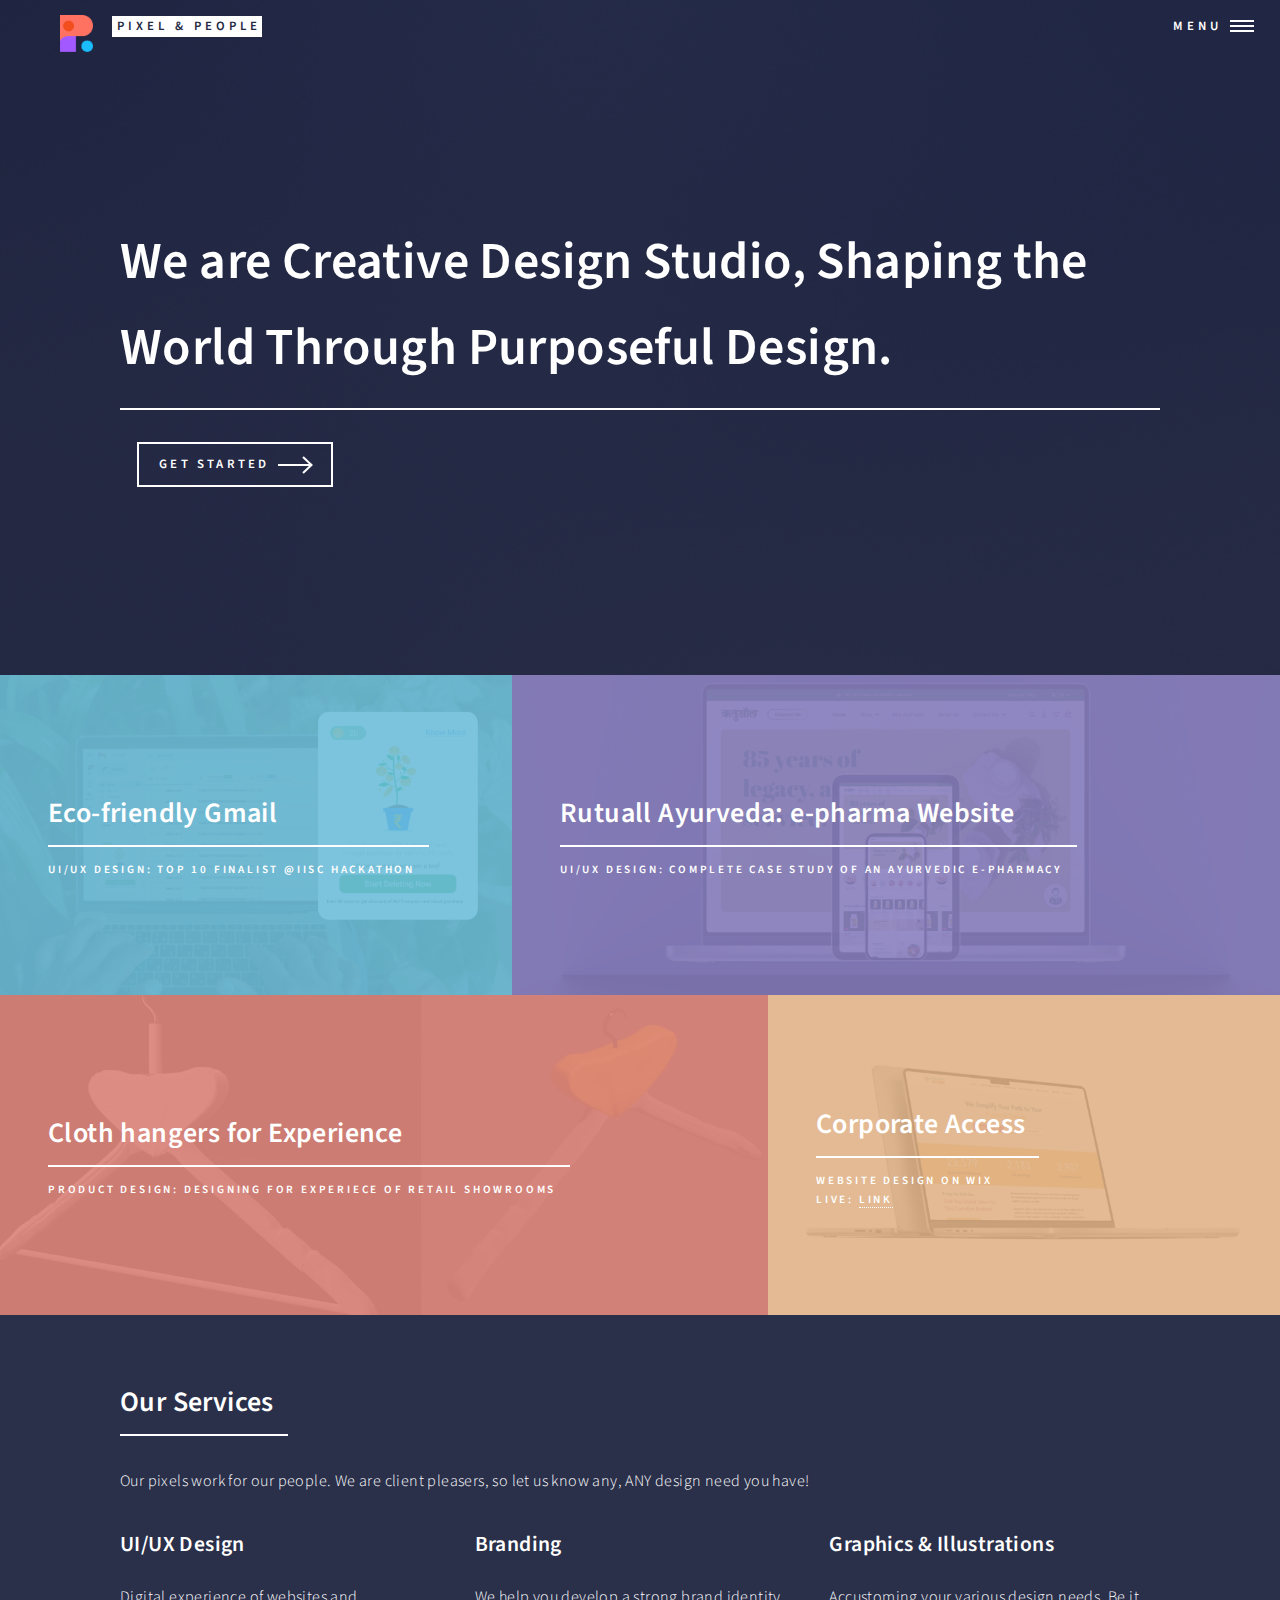
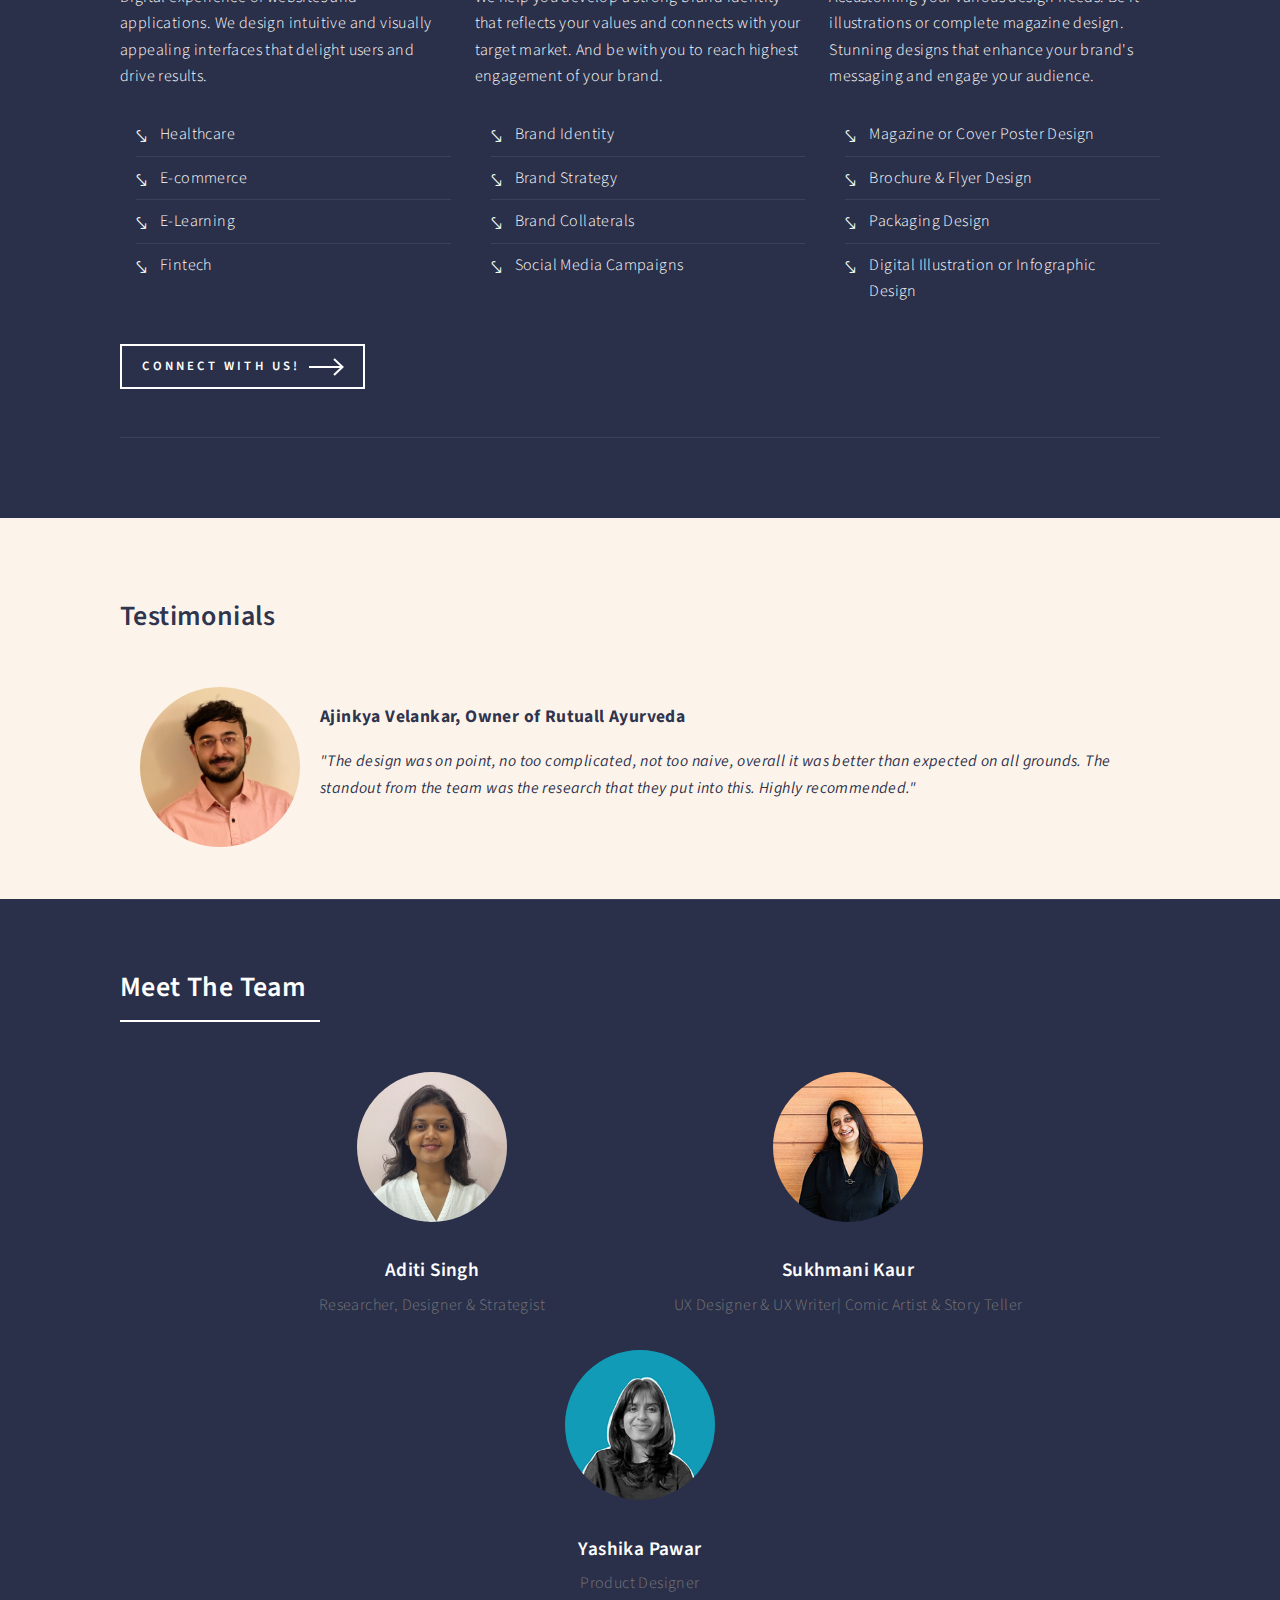
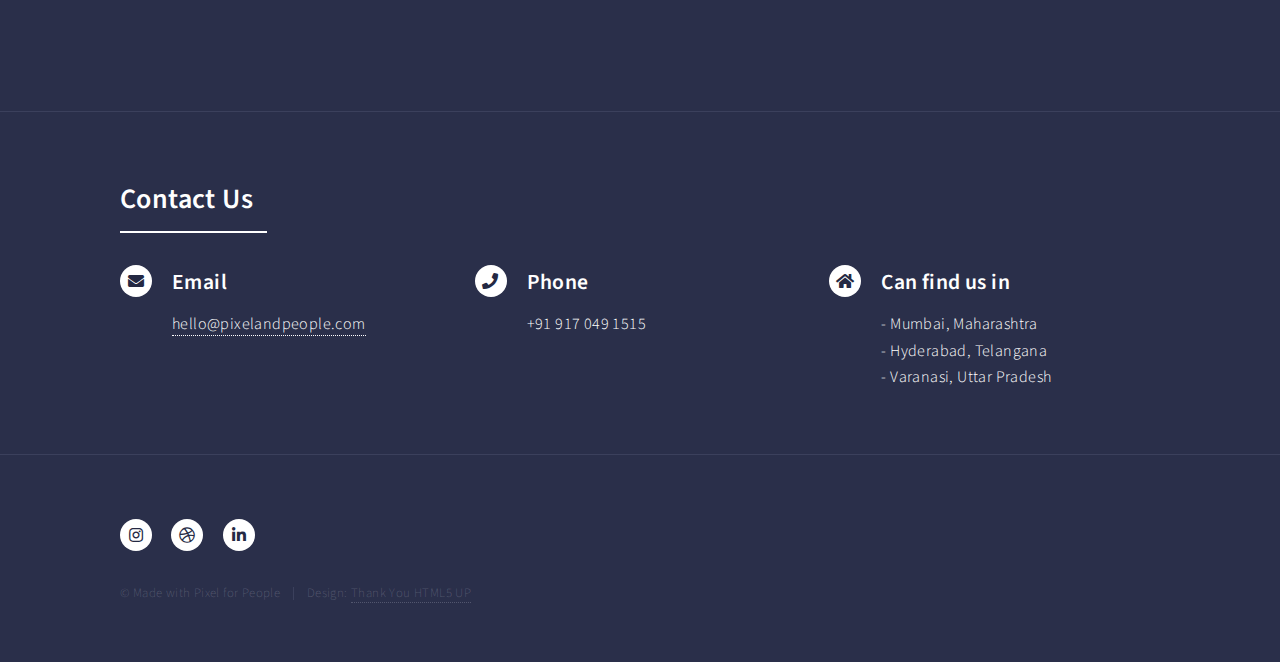
<file: index.html>
<!DOCTYPE HTML>
<!--
	Forty by HTML5 UP
	html5up.net | @ajlkn
	Free for personal and commercial use under the CCA 3.0 license (html5up.net/license)
-->
<html>
	<head>
		<title>Pixel and People - Creative Design Studio </title>
		<meta name="description" content="Pixel & People is a Digital Design Agency offering- UI/UX Websites, Mobile App, Brand Identity and Strategy, Marketing Collaterals and many more." />
		<meta charset="utf-8" />
		<meta name="viewport" content="width=device-width, initial-scale=1, user-scalable=no" />
		<meta property="og:title" content="Pixel&People">
                <meta property="og:description" content="Pixel and People Ace of User Experience and Jack of all Design.">
		<link rel="stylesheet" href="assets/css/main.css" />
		<link rel="icon" type="image/png" href="images/Group 19.png"> 
		<link rel="canonical" href="pixelandpeople.com"> 
		<noscript><link rel="stylesheet" href="assets/css/noscript.css" /></noscript>
	</head>
	<body class="is-preload">

		<!-- Wrapper -->
			<div id="wrapper">

				<!-- Header -->
					<header id="header" class="alt">
						<img style="padding-top: 15px; padding-left: 60px;" src="images/Group 19.png" alt="Pixel&People"><a href="index.html" class="logo"><strong>PIXEL & PEOPLE</strong></a>
						<nav>
							<a href="#menu">Menu</a>
						</nav>
					</header>

				<!-- Menu -->
					<nav id="menu">
						<ul class="links">
							<li><a href="index.html">Home</a></li>
							<li><a href="About.html">About Us</a></li>
						</ul>
						<ul class="actions stacked">
							<li><a href="mailto:hello@pixelandpeople.com" class="button primary fit">Let's Talk</a></li>
						</ul>
					</nav>

				<!-- Banner -->
					<section id="banner" class="major">
						<div class="inner">
							<header class="major">
								<h1>We are Creative Design Studio, Shaping the World Through Purposeful Design.</h1>
							</header>
							<div class="content">
								<p></p>
								<ul class="actions">
									<li><a href="#one" class="button next scrolly">Get Started</a></li>
								</ul>
							</div>
						</div>
					</section>

				<!-- Main -->
					<div id="main">

						<!-- One -->
							<section id="one" class="tiles">
								<article>
									<span class="image">
										<img src="images/Eco.png" alt="IISc Bangalore Hackathon- Top 10 Finalists"/>
									</span>
									<header class="major">
										<h3><a href="https://www.behance.net/gallery/182415481/Eco-friendly-feature-in-Gmail-24-Hrs-Design-Challenge" class="link" target="_blank"></a>Eco-friendly Gmail</h3>
										<p>UI/UX Design: Top 10 finalist @IISc Hackathon</p>
									</header>
								</article>
								<article>
									<span class="image">
										<img src="images/rutuall.png" alt="Website Design-Responsive Design-UI.UX Design" />
									</span>
									<header class="major">
										<h3><a href="https://www.behance.net/gallery/209497307/Rutuall-Ayurveda-e-Pharmacy-website" class="link" target="_blank">Rutuall Ayurveda: e-pharma Website</a></h3>
										<p>UI/UX Design: Complete case study of an ayurvedic e-pharmacy</p>
									</header>
								</article>
								<article>
									<span class="image">
										<img src="images/Clothes.png" alt="User Experience Design-Product Design" />
									</span>
									<header class="major">
										<h3><a href="https://www.behance.net/gallery/186706009/Locator-Cloth-Hanger-to-avoid-shop-soil" class="link" target="_blank">Cloth hangers for Experience</a></h3>
										<p>Product Design: Designing for experiece of retail showrooms</p>
									</header>
								</article>
								<article>
									<span class="image">
										<img src="images/corporate.png" alt="Website Design- Wix Design" />
									</span>
									<header class="major">
										<h3><a href="https://www.corporateaccess.ca/" class="link" target="_blank">Corporate Access</a></h3>
										<p>Website Design on Wix<br>Live: <a href="https://www.corporateaccess.ca/" target="_blank">link</a> </p>
									</header>
								</article>
								
							</section>

						<!-- Two -->
							<section id="two">
								<div class="inner">
									<header class="major">
										<h2>Our Services</h2>
									</header>
									<p>Our pixels work for our people. We are client pleasers, so let us know any, ANY design need you have!</p>
										<div class="row">
											<!-- Break -->
											<div class="col-4 col-12-medium">
												<!--<img src="group 19.png" >--><h3>UI/UX Design</h3>
												<p>Digital experience of websites and applications. We design intuitive and visually appealing interfaces that delight users and drive results.
												<ul class="tick-list">
													<li>Healthcare</li>
													<li>E-commerce</li>
													<li>E-Learning</li>
													<li>Fintech</li>
												</ul>
											</div>
											<div class="col-4 col-12-medium">
												<!--<img src="group 19.png" >-->
												<h3>Branding</h3>
												<p>We help you develop a strong brand identity that reflects your values and connects with your target market. And be with you to reach highest engagement of your brand.</p>
												<ul class="tick-list">
													<li>Brand Identity</li>
													<li>Brand Strategy</li>
													<li>Brand Collaterals</li>
													<li>Social Media Campaigns</li>
												</ul>
											</div>
											<div class="col-4 col-12-medium">
												<!--<img src="group 19.png" >-->
												<h3>Graphics & Illustrations</h3>
												<p>Accustoming your various design needs. Be it illustrations or complete magazine design. Stunning designs that enhance your brand's messaging and engage your audience.

												</p>
												<ul class="tick-list">
													<li>Magazine or Cover Poster Design</li>
													<li>Brochure & Flyer Design</li>
													<li>Packaging Design</li>
													<li>Digital Illustration or Infographic Design</li>
												</ul>
											</div>
										</div>
										<ul class="actions">
											<li><a href="mailto:hello@pixelandpeople.com" class="button next">Connect with Us!</a></li>
										</ul>

									<hr class="major" />
									
									</div>
									
							</section>
							
							<section style="background-color: #fcf3ea;">
								<div class="inner">
									<header class="testimonial-text">
									<h2>Testimonials</h2>
								    </header>

									<div class="testimonial-carousel">
										<div class="testimonial-slide">
										  <div class="testimonial-content">
											<img src="images/20211226_084407_IMG_8802 - Ajinkya Velankar.jpg" alt="Ajinkya Velankar" class="client-img">
											<div class="testimonial-text">
											  <h4>Ajinkya Velankar, Owner of Rutuall Ayurveda</h4>
											  <p>"The design was on point, no too complicated, not too naive, overall it was better than expected on all grounds. The standout from the team was the research that they put into this. Highly recommended."</p>
											</div>
										  </div>
										</div>
										<div class="testimonial-slide">
										  <div class="testimonial-content">
											<img src="images/IMG_5953 - Shashidhar Thota.jpg" alt="Shashidhar Thota" class="client-img">
											<div class="testimonial-text">
											  <h4>Shashidhar Thota, Technologist</h4>
											  <p>"You have a very dedicated and professional team and as the name of the company suggest your truly Peoples company that fixes Pixels. I would love to collaborate with you for all my future projects"</p>
											</div>
										  </div>
										</div>
										<!-- <div class="testimonial-slide">
										  <div class="testimonial-content">
											<img src="client3.jpg" alt="Mike Johnson" class="client-img">
											<div class="testimonial-text">
											  <h4>Mike Johnson</h4>
											  <p>"Fast, efficient, and very professional. Would use them again!"</p>
											</div>
										  </div>
										</div>-->
									  </div>
									  
							</div>
							</section>
                     <section class="inner">
						<header class="major">
							<h2>Meet The Team</h2>
						</header>
							<section class="team">
								<div class="team-member">
								  <img src="images/aditi.JPG" alt="Team Member 1">
								  <h3>Aditi Singh</h3>
								  <p>Researcher, Designer & Strategist</p>
								</div>
							  
								<div class="team-member">
								  <img src="images/sukh.jpg" alt="Team Member 2">
								  <h3>Sukhmani Kaur</h3>
								  <p>UX Designer & UX Writer| Comic Artist & Story Teller</p>
								</div>
							  
								<div class="team-member">
								  <img src="images/yashika.png" alt="Team Member 3">
								  <h3>Yashika Pawar</h3>
								  <p>Product Designer</p>
								</div>
							  </section>
				     </section>
							  
							  
					

				<!-- Contact -->
				<section id="two">
					<div class="inner">
						<header class="major">
							<h2>Contact Us</h2>
						</header>
						
							<div class="row">
								<!-- Break -->
								<div class="col-4 col-12-medium">
									<div class="contact-method">
										<span class="icon solid alt fa-envelope"></span>
										<h3>Email</h3>
										<a href="mailto:hello@pixelandpeople.com">hello@pixelandpeople.com</a>
									</div>
								</div>
								<div class="col-4 col-12-medium">
									<div class="contact-method">
										<span class="icon solid alt fa-phone"></span>
										<h3>Phone</h3>
										<span>+91 917 049 1515</span>
									</div>
								</div>
								<div class="col-4 col-12-medium">
									<div class="contact-method">
										<span class="icon solid alt fa-home"></span>
										<h3>Can find us in</h3>
											<span>
											- Mumbai, Maharashtra<br />
											- Hyderabad, Telangana<br />
										- Varanasi, Uttar Pradesh</span>
										</div>
								</div>
							</div>
		
						
						</div>
						
				</section>
					
				
				

				<!-- Footer -->
					<footer id="footer">
						<div class="inner">
							<ul class="icons">
								<!--<li><a href="#" class="icon brands alt fa-twitter"><span class="label">Twitter</span></a></li>-->
								<!--<li><a href="#" class="icon brands alt fa-facebook-f"><span class="label">Facebook</span></a></li>-->
								<li><a href="https://www.instagram.com/pixel.and.people/" target="_blank" class="icon brands alt fa-instagram"><span class="label">Instagram</span></a></li>
								<li><a href="https://dribbble.com/Pixel_and_People" target="_blank" class="icon brands alt fa-dribbble"><span class="label">Dribbble</span></a></li>
								<!--<li><a href="#" class="icon brands alt fa-github"><span class="label">GitHub</span></a></li>-->
								<li><a href="https://www.linkedin.com/company/pixel-n-people/" target="_blank" class="icon brands alt fa-linkedin-in"><span class="label">LinkedIn</span></a></li>
							</ul>
							<ul class="copyright">
								<li>&copy; Made with Pixel for People</li><li>Design: <a href="https://html5up.net">Thank You HTML5 UP</a></li>
							</ul>
						</div>
					</footer>

			</div>

		<!-- Scripts -->
			<script src="assets/js/jquery.min.js"></script>
			<script src="assets/js/jquery.scrolly.min.js"></script>
			<script src="assets/js/jquery.scrollex.min.js"></script>
			<script src="assets/js/browser.min.js"></script>
			<script src="assets/js/breakpoints.min.js"></script>
			<script src="assets/js/util.js"></script>
			<script src="assets/js/main.js"></script>

	</body>
</html>
</file>
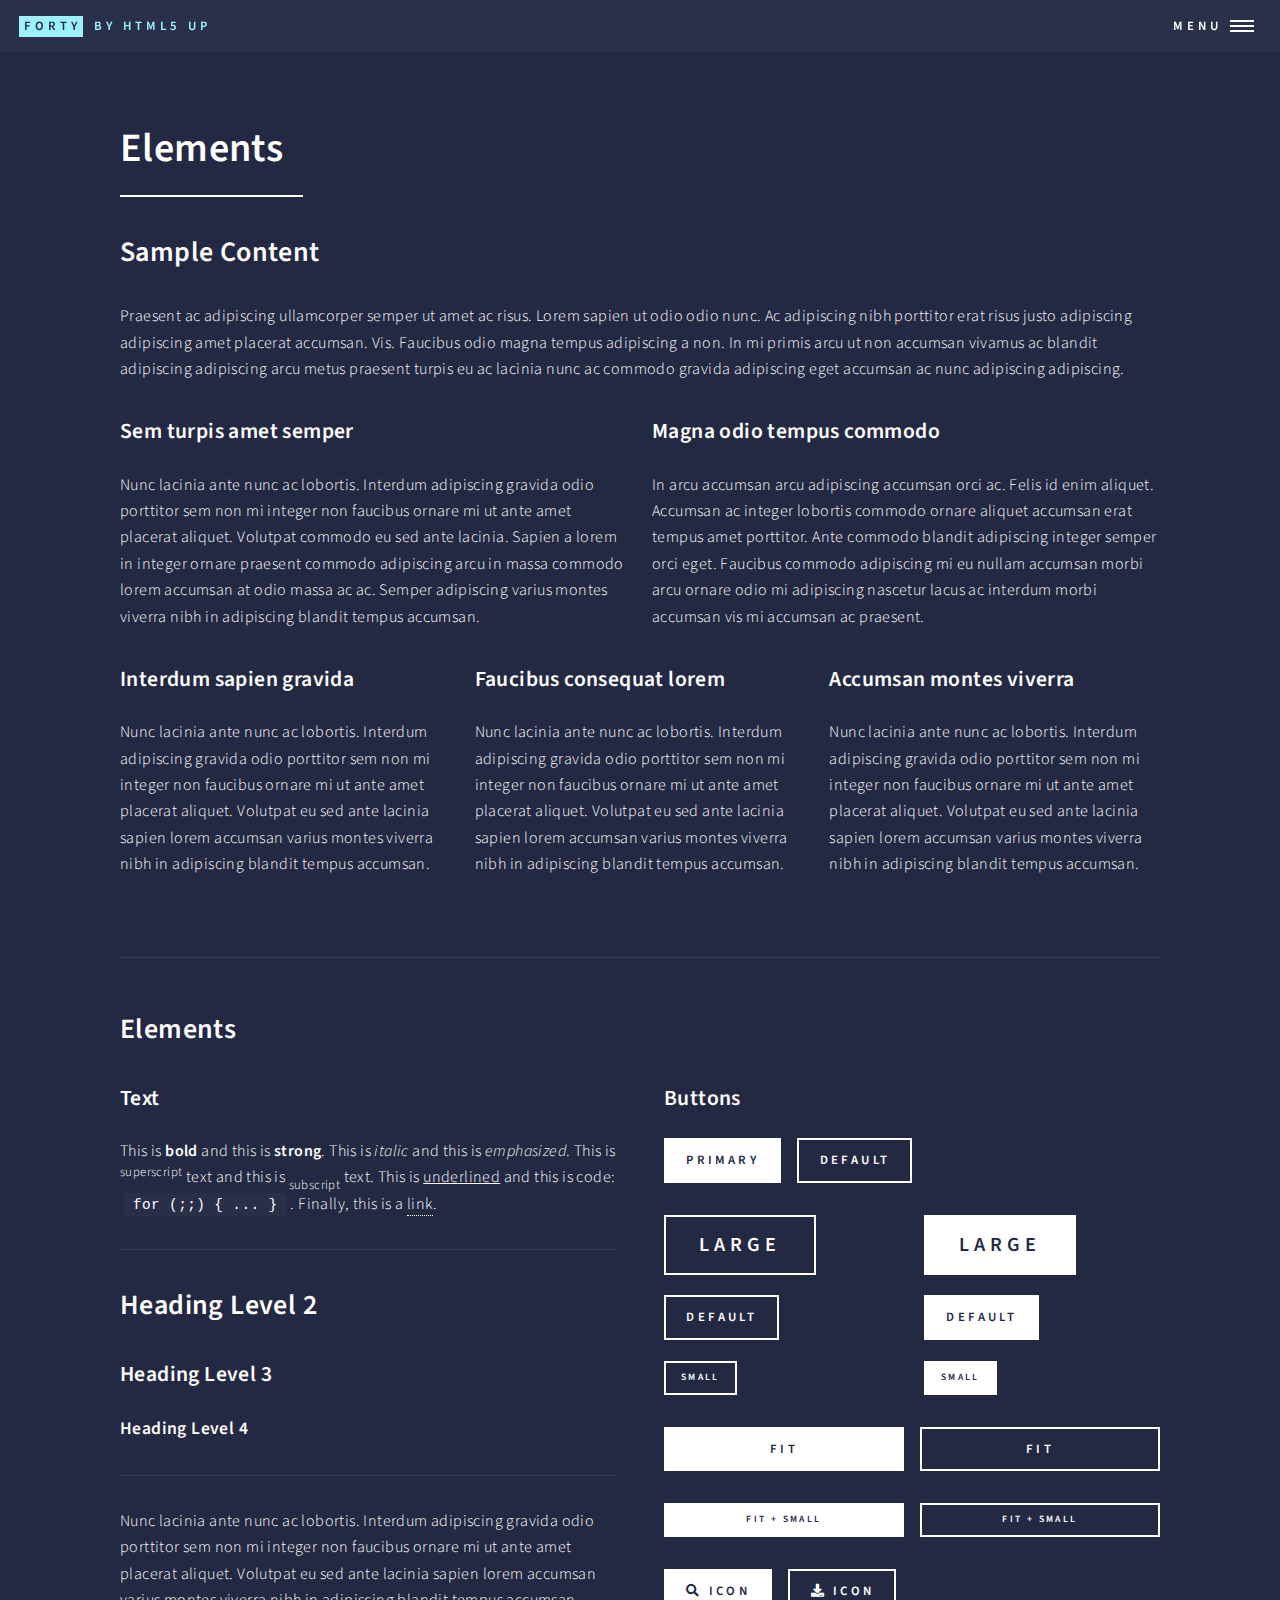
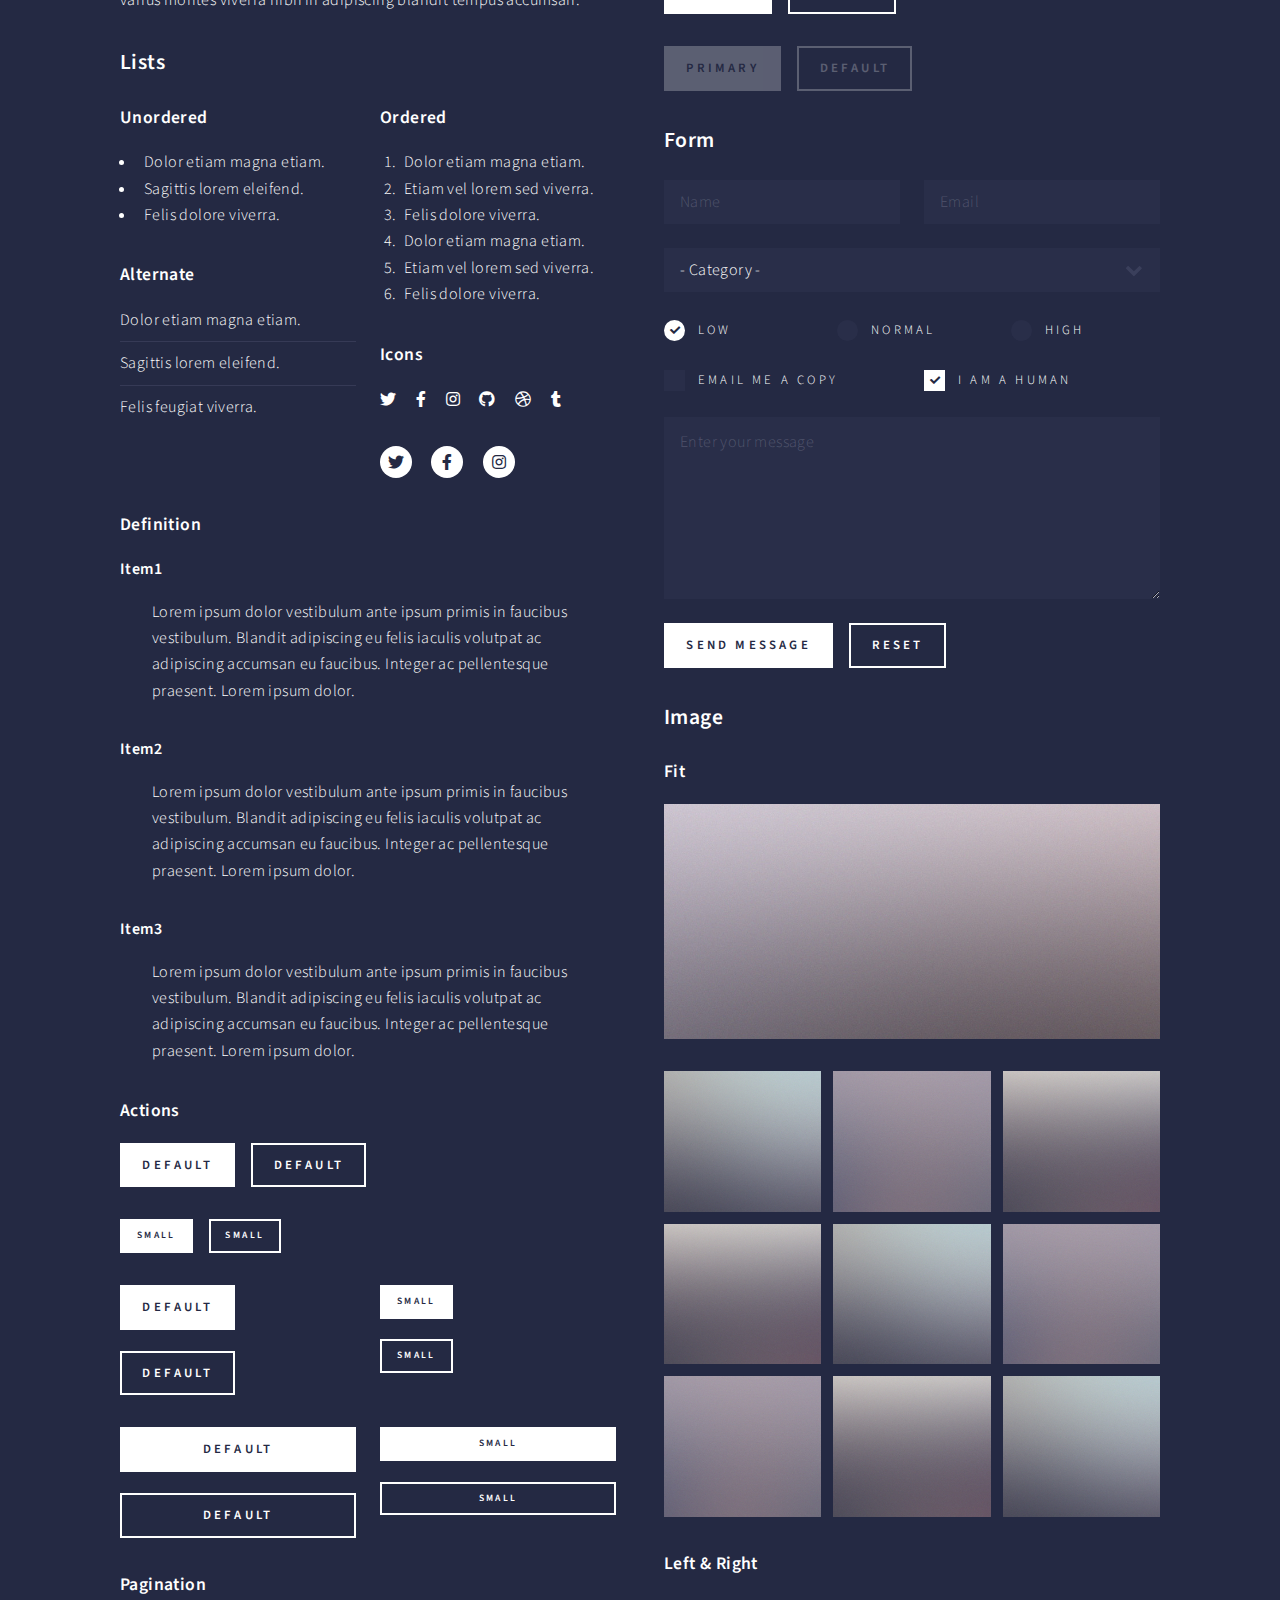
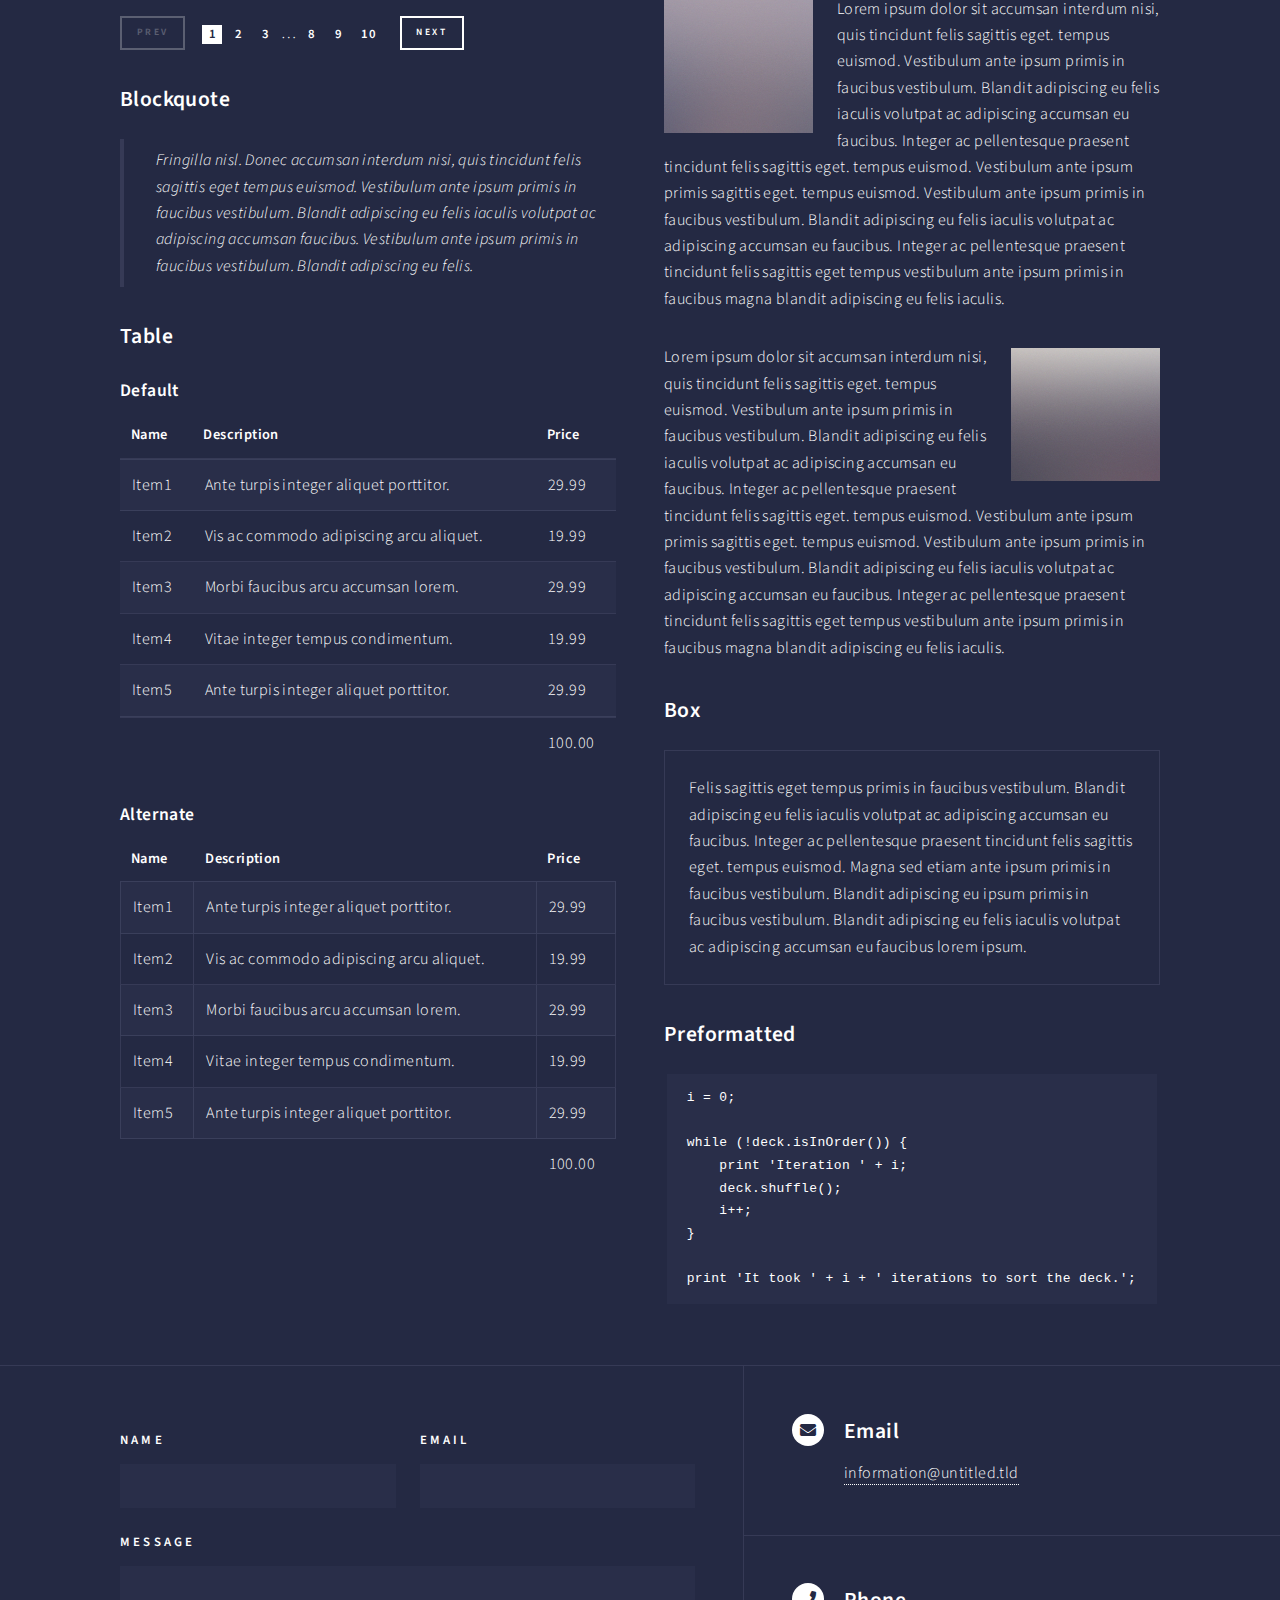
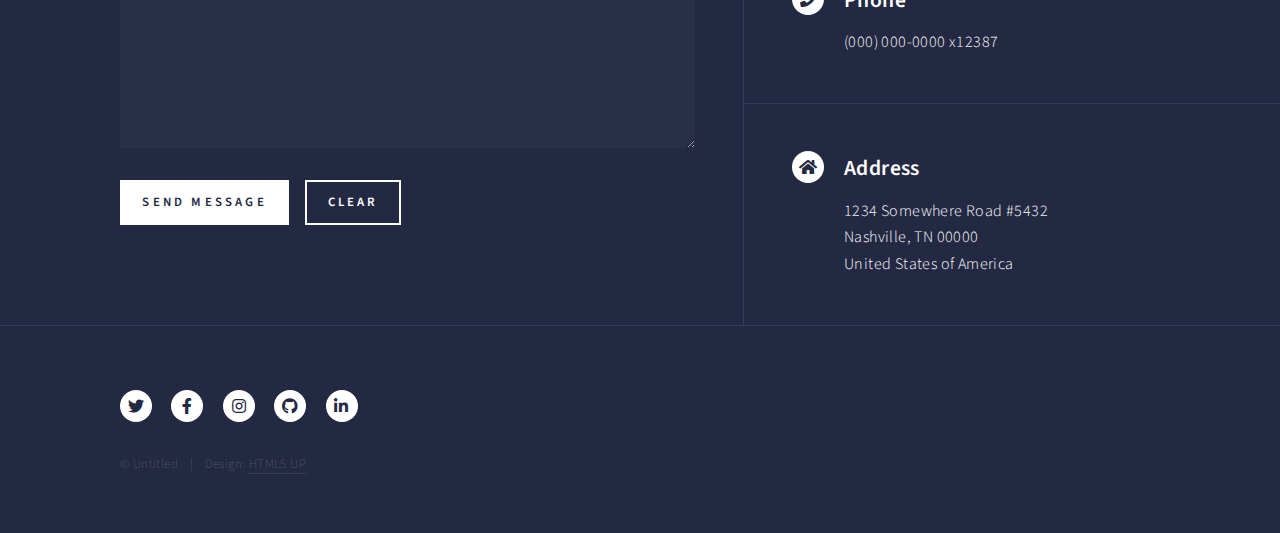
<file: elements.html>
<!DOCTYPE HTML>
<!--
	Forty by HTML5 UP
	html5up.net | @ajlkn
	Free for personal and commercial use under the CCA 3.0 license (html5up.net/license)
-->
<html>
	<head>
		<title>Elements - Forty by HTML5 UP</title>
		<meta charset="utf-8" />
		<meta name="viewport" content="width=device-width, initial-scale=1, user-scalable=no" />
		<link rel="stylesheet" href="assets/css/main.css" />
		<noscript><link rel="stylesheet" href="assets/css/noscript.css" /></noscript>
	</head>
	<body class="is-preload">

		<!-- Wrapper -->
			<div id="wrapper">

				<!-- Header -->
					<header id="header">
						<a href="index.html" class="logo"><strong>Forty</strong> <span>by HTML5 UP</span></a>
						<nav>
							<a href="#menu">Menu</a>
						</nav>
					</header>

				<!-- Menu -->
					<nav id="menu">
						<ul class="links">
							<li><a href="index.html">Home</a></li>
							<li><a href="landing.html">Landing</a></li>
							<li><a href="generic.html">Generic</a></li>
							<li><a href="elements.html">Elements</a></li>
						</ul>
						<ul class="actions stacked">
							<li><a href="#" class="button primary fit">Get Started</a></li>
							<li><a href="#" class="button fit">Log In</a></li>
						</ul>
					</nav>

				<!-- Main -->
					<div id="main" class="alt">

						<!-- One -->
							<section id="one">
								<div class="inner">
									<header class="major">
										<h1>Elements</h1>
									</header>

									<!-- Content -->
										<h2 id="content">Sample Content</h2>
										<p>Praesent ac adipiscing ullamcorper semper ut amet ac risus. Lorem sapien ut odio odio nunc. Ac adipiscing nibh porttitor erat risus justo adipiscing adipiscing amet placerat accumsan. Vis. Faucibus odio magna tempus adipiscing a non. In mi primis arcu ut non accumsan vivamus ac blandit adipiscing adipiscing arcu metus praesent turpis eu ac lacinia nunc ac commodo gravida adipiscing eget accumsan ac nunc adipiscing adipiscing.</p>
										<div class="row">
											<div class="col-6 col-12-small">
												<h3>Sem turpis amet semper</h3>
												<p>Nunc lacinia ante nunc ac lobortis. Interdum adipiscing gravida odio porttitor sem non mi integer non faucibus ornare mi ut ante amet placerat aliquet. Volutpat commodo eu sed ante lacinia. Sapien a lorem in integer ornare praesent commodo adipiscing arcu in massa commodo lorem accumsan at odio massa ac ac. Semper adipiscing varius montes viverra nibh in adipiscing blandit tempus accumsan.</p>
											</div>
											<div class="col-6 col-12-small">
												<h3>Magna odio tempus commodo</h3>
												<p>In arcu accumsan arcu adipiscing accumsan orci ac. Felis id enim aliquet. Accumsan ac integer lobortis commodo ornare aliquet accumsan erat tempus amet porttitor. Ante commodo blandit adipiscing integer semper orci eget. Faucibus commodo adipiscing mi eu nullam accumsan morbi arcu ornare odio mi adipiscing nascetur lacus ac interdum morbi accumsan vis mi accumsan ac praesent.</p>
											</div>
											<!-- Break -->
											<div class="col-4 col-12-medium">
												<h3>Interdum sapien gravida</h3>
												<p>Nunc lacinia ante nunc ac lobortis. Interdum adipiscing gravida odio porttitor sem non mi integer non faucibus ornare mi ut ante amet placerat aliquet. Volutpat eu sed ante lacinia sapien lorem accumsan varius montes viverra nibh in adipiscing blandit tempus accumsan.</p>
											</div>
											<div class="col-4 col-12-medium">
												<h3>Faucibus consequat lorem</h3>
												<p>Nunc lacinia ante nunc ac lobortis. Interdum adipiscing gravida odio porttitor sem non mi integer non faucibus ornare mi ut ante amet placerat aliquet. Volutpat eu sed ante lacinia sapien lorem accumsan varius montes viverra nibh in adipiscing blandit tempus accumsan.</p>
											</div>
											<div class="col-4 col-12-medium">
												<h3>Accumsan montes viverra</h3>
												<p>Nunc lacinia ante nunc ac lobortis. Interdum adipiscing gravida odio porttitor sem non mi integer non faucibus ornare mi ut ante amet placerat aliquet. Volutpat eu sed ante lacinia sapien lorem accumsan varius montes viverra nibh in adipiscing blandit tempus accumsan.</p>
											</div>
										</div>

									<hr class="major" />

									<!-- Elements -->
										<h2 id="elements">Elements</h2>
										<div class="row gtr-200">
											<div class="col-6 col-12-medium">

												<!-- Text stuff -->
													<h3>Text</h3>
													<p>This is <b>bold</b> and this is <strong>strong</strong>. This is <i>italic</i> and this is <em>emphasized</em>.
													This is <sup>superscript</sup> text and this is <sub>subscript</sub> text.
													This is <u>underlined</u> and this is code: <code>for (;;) { ... }</code>.
													Finally, this is a <a href="#">link</a>.</p>
													<hr />
													<h2>Heading Level 2</h2>
													<h3>Heading Level 3</h3>
													<h4>Heading Level 4</h4>
													<hr />
													<p>Nunc lacinia ante nunc ac lobortis. Interdum adipiscing gravida odio porttitor sem non mi integer non faucibus ornare mi ut ante amet placerat aliquet. Volutpat eu sed ante lacinia sapien lorem accumsan varius montes viverra nibh in adipiscing blandit tempus accumsan.</p>

												<!-- Lists -->
													<h3>Lists</h3>
													<div class="row">
														<div class="col-6 col-12-small">

															<h4>Unordered</h4>
															<ul>
																<li>Dolor etiam magna etiam.</li>
																<li>Sagittis lorem eleifend.</li>
																<li>Felis dolore viverra.</li>
															</ul>

															<h4>Alternate</h4>
															<ul class="alt">
																<li>Dolor etiam magna etiam.</li>
																<li>Sagittis lorem eleifend.</li>
																<li>Felis feugiat viverra.</li>
															</ul>

														</div>
														<div class="col-6 col-12-small">

															<h4>Ordered</h4>
															<ol>
																<li>Dolor etiam magna etiam.</li>
																<li>Etiam vel lorem sed viverra.</li>
																<li>Felis dolore viverra.</li>
																<li>Dolor etiam magna etiam.</li>
																<li>Etiam vel lorem sed viverra.</li>
																<li>Felis dolore viverra.</li>
															</ol>

															<h4>Icons</h4>
															<ul class="icons">
																<li><a href="#" class="icon brands fa-twitter"><span class="label">Twitter</span></a></li>
																<li><a href="#" class="icon brands fa-facebook-f"><span class="label">Facebook</span></a></li>
																<li><a href="#" class="icon brands fa-instagram"><span class="label">Instagram</span></a></li>
																<li><a href="#" class="icon brands fa-github"><span class="label">Github</span></a></li>
																<li><a href="#" class="icon brands fa-dribbble"><span class="label">Dribbble</span></a></li>
																<li><a href="#" class="icon brands fa-tumblr"><span class="label">Tumblr</span></a></li>
															</ul>
															<ul class="icons">
																<li><a href="#" class="icon brands alt fa-twitter"><span class="label">Twitter</span></a></li>
																<li><a href="#" class="icon brands alt fa-facebook-f"><span class="label">Facebook</span></a></li>
																<li><a href="#" class="icon brands alt fa-instagram"><span class="label">Instagram</span></a></li>
															</ul>

														</div>
													</div>
													<h4>Definition</h4>
													<dl>
														<dt>Item1</dt>
														<dd>
															<p>Lorem ipsum dolor vestibulum ante ipsum primis in faucibus vestibulum. Blandit adipiscing eu felis iaculis volutpat ac adipiscing accumsan eu faucibus. Integer ac pellentesque praesent. Lorem ipsum dolor.</p>
														</dd>
														<dt>Item2</dt>
														<dd>
															<p>Lorem ipsum dolor vestibulum ante ipsum primis in faucibus vestibulum. Blandit adipiscing eu felis iaculis volutpat ac adipiscing accumsan eu faucibus. Integer ac pellentesque praesent. Lorem ipsum dolor.</p>
														</dd>
														<dt>Item3</dt>
														<dd>
															<p>Lorem ipsum dolor vestibulum ante ipsum primis in faucibus vestibulum. Blandit adipiscing eu felis iaculis volutpat ac adipiscing accumsan eu faucibus. Integer ac pellentesque praesent. Lorem ipsum dolor.</p>
														</dd>
													</dl>

													<h4>Actions</h4>
													<ul class="actions">
														<li><a href="#" class="button primary">Default</a></li>
														<li><a href="#" class="button">Default</a></li>
													</ul>
													<ul class="actions small">
														<li><a href="#" class="button primary small">Small</a></li>
														<li><a href="#" class="button small">Small</a></li>
													</ul>
													<div class="row">
														<div class="col-6 col-12-small">
															<ul class="actions stacked">
																<li><a href="#" class="button primary">Default</a></li>
																<li><a href="#" class="button">Default</a></li>
															</ul>
														</div>
														<div class="col-6 col-12-small">
															<ul class="actions stacked">
																<li><a href="#" class="button primary small">Small</a></li>
																<li><a href="#" class="button small">Small</a></li>
															</ul>
														</div>
														<div class="col-6 col-12-small">
															<ul class="actions stacked">
																<li><a href="#" class="button primary fit">Default</a></li>
																<li><a href="#" class="button fit">Default</a></li>
															</ul>
														</div>
														<div class="col-6 col-12-small">
															<ul class="actions stacked">
																<li><a href="#" class="button primary small fit">Small</a></li>
																<li><a href="#" class="button small fit">Small</a></li>
															</ul>
														</div>
													</div>

													<h4>Pagination</h4>
													<ul class="pagination">
														<li><span class="button small disabled">Prev</span></li>
														<li><a href="#" class="page active">1</a></li>
														<li><a href="#" class="page">2</a></li>
														<li><a href="#" class="page">3</a></li>
														<li><span>&hellip;</span></li>
														<li><a href="#" class="page">8</a></li>
														<li><a href="#" class="page">9</a></li>
														<li><a href="#" class="page">10</a></li>
														<li><a href="#" class="button small">Next</a></li>
													</ul>

												<!-- Blockquote -->
													<h3>Blockquote</h3>
													<blockquote>Fringilla nisl. Donec accumsan interdum nisi, quis tincidunt felis sagittis eget tempus euismod. Vestibulum ante ipsum primis in faucibus vestibulum. Blandit adipiscing eu felis iaculis volutpat ac adipiscing accumsan faucibus. Vestibulum ante ipsum primis in faucibus vestibulum. Blandit adipiscing eu felis.</blockquote>

												<!-- Table -->
													<h3>Table</h3>

													<h4>Default</h4>
													<div class="table-wrapper">
														<table>
															<thead>
																<tr>
																	<th>Name</th>
																	<th>Description</th>
																	<th>Price</th>
																</tr>
															</thead>
															<tbody>
																<tr>
																	<td>Item1</td>
																	<td>Ante turpis integer aliquet porttitor.</td>
																	<td>29.99</td>
																</tr>
																<tr>
																	<td>Item2</td>
																	<td>Vis ac commodo adipiscing arcu aliquet.</td>
																	<td>19.99</td>
																</tr>
																<tr>
																	<td>Item3</td>
																	<td> Morbi faucibus arcu accumsan lorem.</td>
																	<td>29.99</td>
																</tr>
																<tr>
																	<td>Item4</td>
																	<td>Vitae integer tempus condimentum.</td>
																	<td>19.99</td>
																</tr>
																<tr>
																	<td>Item5</td>
																	<td>Ante turpis integer aliquet porttitor.</td>
																	<td>29.99</td>
																</tr>
															</tbody>
															<tfoot>
																<tr>
																	<td colspan="2"></td>
																	<td>100.00</td>
																</tr>
															</tfoot>
														</table>
													</div>

													<h4>Alternate</h4>
													<div class="table-wrapper">
														<table class="alt">
															<thead>
																<tr>
																	<th>Name</th>
																	<th>Description</th>
																	<th>Price</th>
																</tr>
															</thead>
															<tbody>
																<tr>
																	<td>Item1</td>
																	<td>Ante turpis integer aliquet porttitor.</td>
																	<td>29.99</td>
																</tr>
																<tr>
																	<td>Item2</td>
																	<td>Vis ac commodo adipiscing arcu aliquet.</td>
																	<td>19.99</td>
																</tr>
																<tr>
																	<td>Item3</td>
																	<td> Morbi faucibus arcu accumsan lorem.</td>
																	<td>29.99</td>
																</tr>
																<tr>
																	<td>Item4</td>
																	<td>Vitae integer tempus condimentum.</td>
																	<td>19.99</td>
																</tr>
																<tr>
																	<td>Item5</td>
																	<td>Ante turpis integer aliquet porttitor.</td>
																	<td>29.99</td>
																</tr>
															</tbody>
															<tfoot>
																<tr>
																	<td colspan="2"></td>
																	<td>100.00</td>
																</tr>
															</tfoot>
														</table>
													</div>

											</div>
											<div class="col-6 col-12-medium">

												<!-- Buttons -->
													<h3>Buttons</h3>
													<ul class="actions">
														<li><a href="#" class="button primary">Primary</a></li>
														<li><a href="#" class="button">Default</a></li>
													</ul>
													<div class="row">
														<div class="col-6 col-12-xsmall">
															<ul class="actions stacked">
																<li><a href="#" class="button large">Large</a></li>
																<li><a href="#" class="button">Default</a></li>
																<li><a href="#" class="button small">Small</a></li>
															</ul>
														</div>
														<div class="col-6 col-12-xsmall">
															<ul class="actions stacked">
																<li><a href="#" class="button primary large">Large</a></li>
																<li><a href="#" class="button primary">Default</a></li>
																<li><a href="#" class="button primary small">Small</a></li>
															</ul>
														</div>
													</div>
													<ul class="actions fit">
														<li><a href="#" class="button primary fit">Fit</a></li>
														<li><a href="#" class="button fit">Fit</a></li>
													</ul>
													<ul class="actions fit small">
														<li><a href="#" class="button primary fit small">Fit + Small</a></li>
														<li><a href="#" class="button fit small">Fit + Small</a></li>
													</ul>
													<ul class="actions">
														<li><a href="#" class="button primary icon solid fa-search">Icon</a></li>
														<li><a href="#" class="button icon solid fa-download">Icon</a></li>
													</ul>
													<ul class="actions">
														<li><span class="button primary disabled">Primary</span></li>
														<li><span class="button disabled">Default</span></li>
													</ul>

												<!-- Form -->
													<h3>Form</h3>

													<form method="post" action="#">
														<div class="row gtr-uniform">
															<div class="col-6 col-12-xsmall">
																<input type="text" name="demo-name" id="demo-name" value="" placeholder="Name" />
															</div>
															<div class="col-6 col-12-xsmall">
																<input type="email" name="demo-email" id="demo-email" value="" placeholder="Email" />
															</div>
															<!-- Break -->
															<div class="col-12">
																<select name="demo-category" id="demo-category">
																	<option value="">- Category -</option>
																	<option value="1">Manufacturing</option>
																	<option value="1">Shipping</option>
																	<option value="1">Administration</option>
																	<option value="1">Human Resources</option>
																</select>
															</div>
															<!-- Break -->
															<div class="col-4 col-12-small">
																<input type="radio" id="demo-priority-low" name="demo-priority" checked>
																<label for="demo-priority-low">Low</label>
															</div>
															<div class="col-4 col-12-small">
																<input type="radio" id="demo-priority-normal" name="demo-priority">
																<label for="demo-priority-normal">Normal</label>
															</div>
															<div class="col-4 col-12-small">
																<input type="radio" id="demo-priority-high" name="demo-priority">
																<label for="demo-priority-high">High</label>
															</div>
															<!-- Break -->
															<div class="col-6 col-12-small">
																<input type="checkbox" id="demo-copy" name="demo-copy">
																<label for="demo-copy">Email me a copy</label>
															</div>
															<div class="col-6 col-12-small">
																<input type="checkbox" id="demo-human" name="demo-human" checked>
																<label for="demo-human">I am a human</label>
															</div>
															<!-- Break -->
															<div class="col-12">
																<textarea name="demo-message" id="demo-message" placeholder="Enter your message" rows="6"></textarea>
															</div>
															<!-- Break -->
															<div class="col-12">
																<ul class="actions">
																	<li><input type="submit" value="Send Message" class="primary" /></li>
																	<li><input type="reset" value="Reset" /></li>
																</ul>
															</div>
														</div>
													</form>

												<!-- Image -->
													<h3>Image</h3>

													<h4>Fit</h4>
													<span class="image fit"><img src="images/pic03.jpg" alt="" /></span>
													<div class="box alt">
														<div class="row gtr-50 gtr-uniform">
															<div class="col-4"><span class="image fit"><img src="images/pic08.jpg" alt="" /></span></div>
															<div class="col-4"><span class="image fit"><img src="images/pic09.jpg" alt="" /></span></div>
															<div class="col-4"><span class="image fit"><img src="images/pic10.jpg" alt="" /></span></div>
															<!-- Break -->
															<div class="col-4"><span class="image fit"><img src="images/pic10.jpg" alt="" /></span></div>
															<div class="col-4"><span class="image fit"><img src="images/pic08.jpg" alt="" /></span></div>
															<div class="col-4"><span class="image fit"><img src="images/pic09.jpg" alt="" /></span></div>
															<!-- Break -->
															<div class="col-4"><span class="image fit"><img src="images/pic09.jpg" alt="" /></span></div>
															<div class="col-4"><span class="image fit"><img src="images/pic10.jpg" alt="" /></span></div>
															<div class="col-4"><span class="image fit"><img src="images/pic08.jpg" alt="" /></span></div>
														</div>
													</div>

													<h4>Left &amp; Right</h4>
													<p><span class="image left"><img src="images/pic09.jpg" alt="" /></span>Lorem ipsum dolor sit accumsan interdum nisi, quis tincidunt felis sagittis eget. tempus euismod. Vestibulum ante ipsum primis in faucibus vestibulum. Blandit adipiscing eu felis iaculis volutpat ac adipiscing accumsan eu faucibus. Integer ac pellentesque praesent tincidunt felis sagittis eget. tempus euismod. Vestibulum ante ipsum primis sagittis eget. tempus euismod. Vestibulum ante ipsum primis in faucibus vestibulum. Blandit adipiscing eu felis iaculis volutpat ac adipiscing accumsan eu faucibus. Integer ac pellentesque praesent tincidunt felis sagittis eget tempus vestibulum ante ipsum primis in faucibus magna blandit adipiscing eu felis iaculis.</p>
													<p><span class="image right"><img src="images/pic10.jpg" alt="" /></span>Lorem ipsum dolor sit accumsan interdum nisi, quis tincidunt felis sagittis eget. tempus euismod. Vestibulum ante ipsum primis in faucibus vestibulum. Blandit adipiscing eu felis iaculis volutpat ac adipiscing accumsan eu faucibus. Integer ac pellentesque praesent tincidunt felis sagittis eget. tempus euismod. Vestibulum ante ipsum primis sagittis eget. tempus euismod. Vestibulum ante ipsum primis in faucibus vestibulum. Blandit adipiscing eu felis iaculis volutpat ac adipiscing accumsan eu faucibus. Integer ac pellentesque praesent tincidunt felis sagittis eget tempus vestibulum ante ipsum primis in faucibus magna blandit adipiscing eu felis iaculis.</p>

												<!-- Box -->
													<h3>Box</h3>
													<div class="box">
														<p>Felis sagittis eget tempus primis in faucibus vestibulum. Blandit adipiscing eu felis iaculis volutpat ac adipiscing accumsan eu faucibus. Integer ac pellentesque praesent tincidunt felis sagittis eget. tempus euismod. Magna sed etiam ante ipsum primis in faucibus vestibulum. Blandit adipiscing eu ipsum primis in faucibus vestibulum. Blandit adipiscing eu felis iaculis volutpat ac adipiscing accumsan eu faucibus lorem ipsum.</p>
													</div>

												<!-- Preformatted Code -->
													<h3>Preformatted</h3>
													<pre><code>i = 0;

while (!deck.isInOrder()) {
    print 'Iteration ' + i;
    deck.shuffle();
    i++;
}

print 'It took ' + i + ' iterations to sort the deck.';
</code></pre>

											</div>
										</div>

								</div>
							</section>

					</div>

				<!-- Contact -->
					<section id="contact">
						<div class="inner">
							<section>
								<form method="post" action="#">
									<div class="fields">
										<div class="field half">
											<label for="name">Name</label>
											<input type="text" name="name" id="name" />
										</div>
										<div class="field half">
											<label for="email">Email</label>
											<input type="text" name="email" id="email" />
										</div>
										<div class="field">
											<label for="message">Message</label>
											<textarea name="message" id="message" rows="6"></textarea>
										</div>
									</div>
									<ul class="actions">
										<li><input type="submit" value="Send Message" class="primary" /></li>
										<li><input type="reset" value="Clear" /></li>
									</ul>
								</form>
							</section>
							<section class="split">
								<section>
									<div class="contact-method">
										<span class="icon solid alt fa-envelope"></span>
										<h3>Email</h3>
										<a href="#">information@untitled.tld</a>
									</div>
								</section>
								<section>
									<div class="contact-method">
										<span class="icon solid alt fa-phone"></span>
										<h3>Phone</h3>
										<span>(000) 000-0000 x12387</span>
									</div>
								</section>
								<section>
									<div class="contact-method">
										<span class="icon solid alt fa-home"></span>
										<h3>Address</h3>
										<span>1234 Somewhere Road #5432<br />
										Nashville, TN 00000<br />
										United States of America</span>
									</div>
								</section>
							</section>
						</div>
					</section>

				<!-- Footer -->
					<footer id="footer">
						<div class="inner">
							<ul class="icons">
								<li><a href="#" class="icon brands alt fa-twitter"><span class="label">Twitter</span></a></li>
								<li><a href="#" class="icon brands alt fa-facebook-f"><span class="label">Facebook</span></a></li>
								<li><a href="#" class="icon brands alt fa-instagram"><span class="label">Instagram</span></a></li>
								<li><a href="#" class="icon brands alt fa-github"><span class="label">GitHub</span></a></li>
								<li><a href="#" class="icon brands alt fa-linkedin-in"><span class="label">LinkedIn</span></a></li>
							</ul>
							<ul class="copyright">
								<li>&copy; Untitled</li><li>Design: <a href="https://html5up.net">HTML5 UP</a></li>
							</ul>
						</div>
					</footer>

			</div>

		<!-- Scripts -->
			<script src="assets/js/jquery.min.js"></script>
			<script src="assets/js/jquery.scrolly.min.js"></script>
			<script src="assets/js/jquery.scrollex.min.js"></script>
			<script src="assets/js/browser.min.js"></script>
			<script src="assets/js/breakpoints.min.js"></script>
			<script src="assets/js/util.js"></script>
			<script src="assets/js/main.js"></script>

	</body>
</html>
</file>
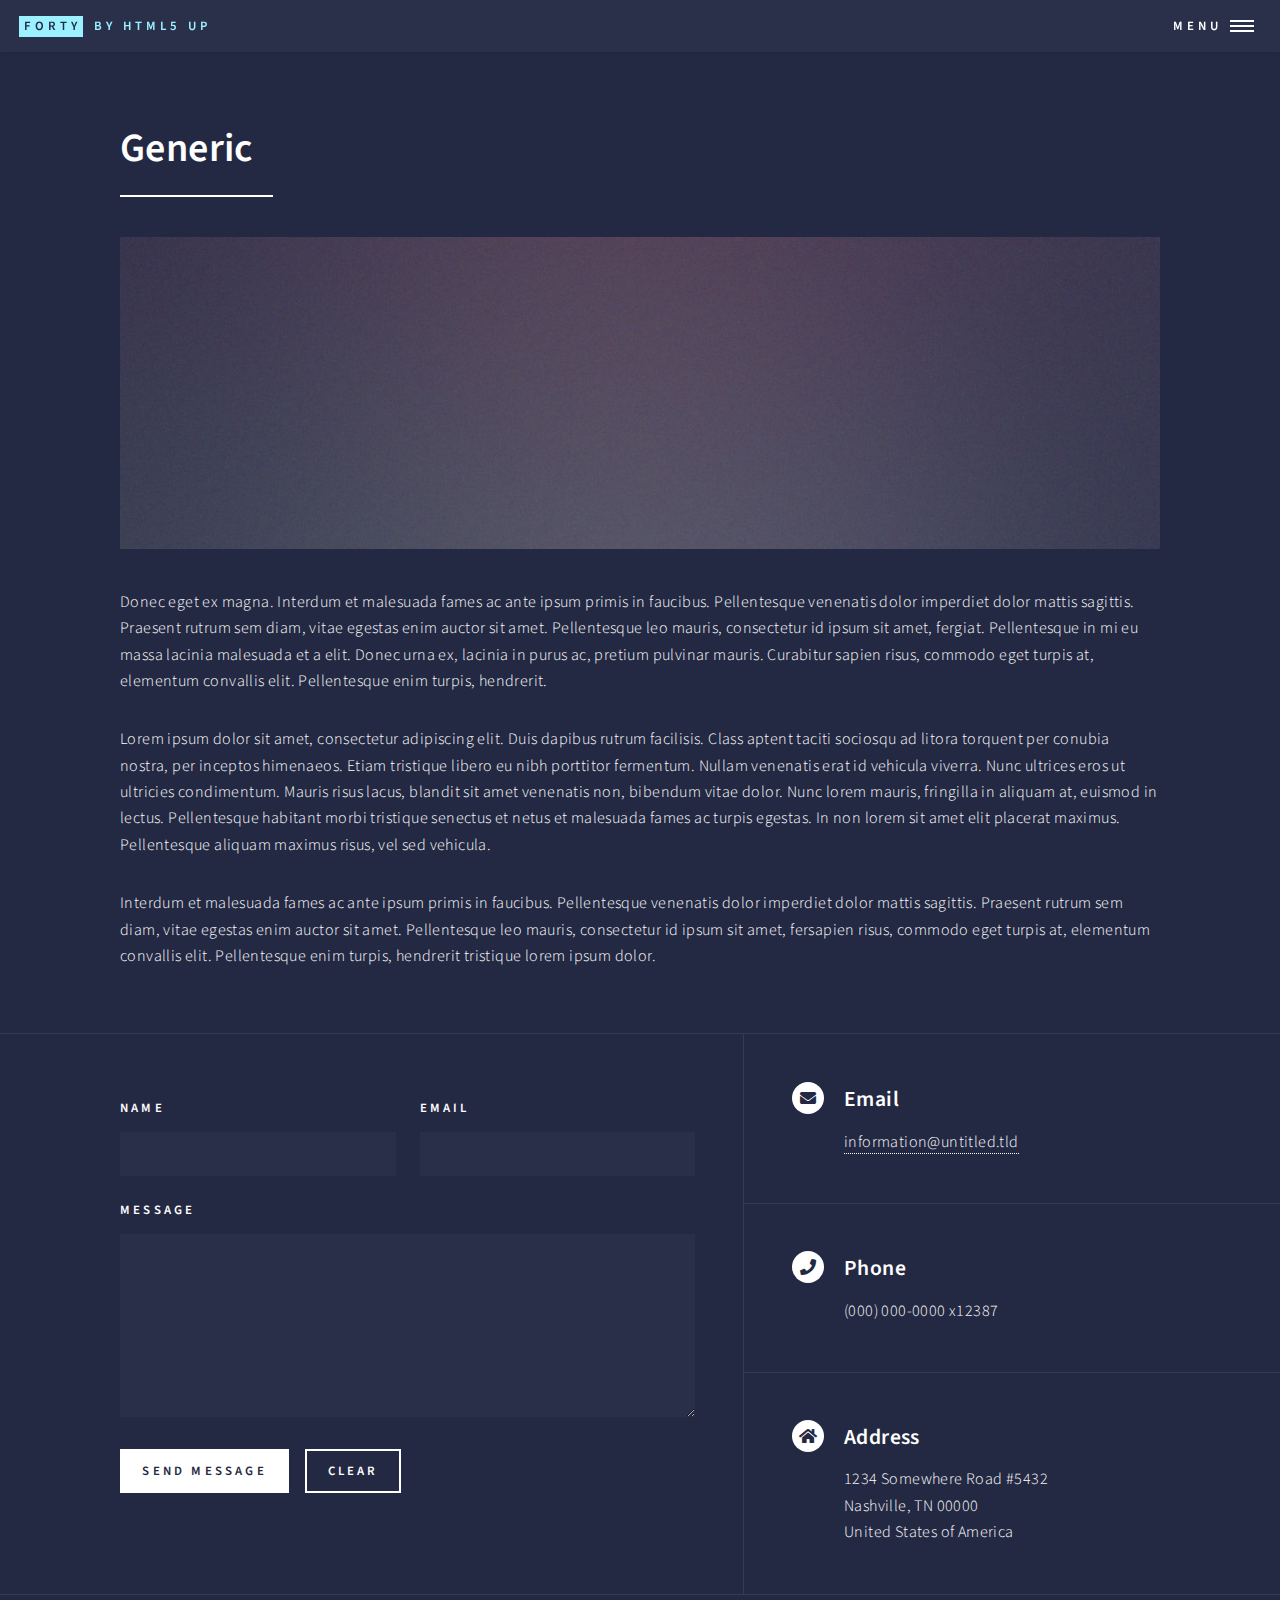
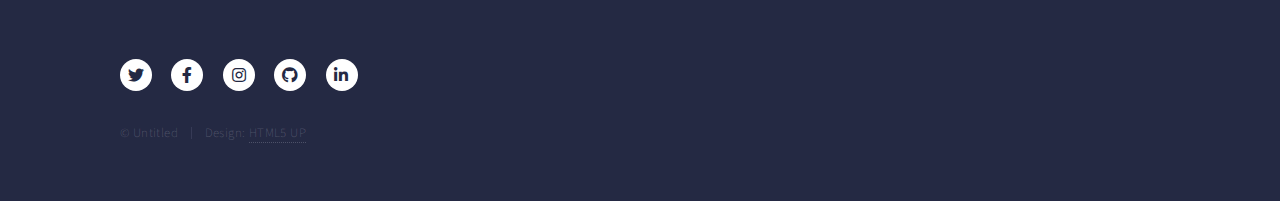
<file: generic.html>
<!DOCTYPE HTML>
<!--
	Forty by HTML5 UP
	html5up.net | @ajlkn
	Free for personal and commercial use under the CCA 3.0 license (html5up.net/license)
-->
<html>
	<head>
		<title>Generic - Forty by HTML5 UP</title>
		<meta charset="utf-8" />
		<meta name="viewport" content="width=device-width, initial-scale=1, user-scalable=no" />
		<link rel="stylesheet" href="assets/css/main.css" />
		<noscript><link rel="stylesheet" href="assets/css/noscript.css" /></noscript>
	</head>
	<body class="is-preload">

		<!-- Wrapper -->
			<div id="wrapper">

				<!-- Header -->
					<header id="header">
						<a href="index.html" class="logo"><strong>Forty</strong> <span>by HTML5 UP</span></a>
						<nav>
							<a href="#menu">Menu</a>
						</nav>
					</header>

				<!-- Menu -->
					<nav id="menu">
						<ul class="links">
							<li><a href="index.html">Home</a></li>
							<li><a href="landing.html">Landing</a></li>
							<li><a href="generic.html">Generic</a></li>
							<li><a href="elements.html">Elements</a></li>
						</ul>
						<ul class="actions stacked">
							<li><a href="#" class="button primary fit">Get Started</a></li>
							<li><a href="#" class="button fit">Log In</a></li>
						</ul>
					</nav>

				<!-- Main -->
					<div id="main" class="alt">

						<!-- One -->
							<section id="one">
								<div class="inner">
									<header class="major">
										<h1>Generic</h1>
									</header>
									<span class="image main"><img src="images/pic11.jpg" alt="" /></span>
									<p>Donec eget ex magna. Interdum et malesuada fames ac ante ipsum primis in faucibus. Pellentesque venenatis dolor imperdiet dolor mattis sagittis. Praesent rutrum sem diam, vitae egestas enim auctor sit amet. Pellentesque leo mauris, consectetur id ipsum sit amet, fergiat. Pellentesque in mi eu massa lacinia malesuada et a elit. Donec urna ex, lacinia in purus ac, pretium pulvinar mauris. Curabitur sapien risus, commodo eget turpis at, elementum convallis elit. Pellentesque enim turpis, hendrerit.</p>
									<p>Lorem ipsum dolor sit amet, consectetur adipiscing elit. Duis dapibus rutrum facilisis. Class aptent taciti sociosqu ad litora torquent per conubia nostra, per inceptos himenaeos. Etiam tristique libero eu nibh porttitor fermentum. Nullam venenatis erat id vehicula viverra. Nunc ultrices eros ut ultricies condimentum. Mauris risus lacus, blandit sit amet venenatis non, bibendum vitae dolor. Nunc lorem mauris, fringilla in aliquam at, euismod in lectus. Pellentesque habitant morbi tristique senectus et netus et malesuada fames ac turpis egestas. In non lorem sit amet elit placerat maximus. Pellentesque aliquam maximus risus, vel sed vehicula.</p>
									<p>Interdum et malesuada fames ac ante ipsum primis in faucibus. Pellentesque venenatis dolor imperdiet dolor mattis sagittis. Praesent rutrum sem diam, vitae egestas enim auctor sit amet. Pellentesque leo mauris, consectetur id ipsum sit amet, fersapien risus, commodo eget turpis at, elementum convallis elit. Pellentesque enim turpis, hendrerit tristique lorem ipsum dolor.</p>
								</div>
							</section>

					</div>

				<!-- Contact -->
					<section id="contact">
						<div class="inner">
							<section>
								<form method="post" action="#">
									<div class="fields">
										<div class="field half">
											<label for="name">Name</label>
											<input type="text" name="name" id="name" />
										</div>
										<div class="field half">
											<label for="email">Email</label>
											<input type="text" name="email" id="email" />
										</div>
										<div class="field">
											<label for="message">Message</label>
											<textarea name="message" id="message" rows="6"></textarea>
										</div>
									</div>
									<ul class="actions">
										<li><input type="submit" value="Send Message" class="primary" /></li>
										<li><input type="reset" value="Clear" /></li>
									</ul>
								</form>
							</section>
							<section class="split">
								<section>
									<div class="contact-method">
										<span class="icon solid alt fa-envelope"></span>
										<h3>Email</h3>
										<a href="#">information@untitled.tld</a>
									</div>
								</section>
								<section>
									<div class="contact-method">
										<span class="icon solid alt fa-phone"></span>
										<h3>Phone</h3>
										<span>(000) 000-0000 x12387</span>
									</div>
								</section>
								<section>
									<div class="contact-method">
										<span class="icon solid alt fa-home"></span>
										<h3>Address</h3>
										<span>1234 Somewhere Road #5432<br />
										Nashville, TN 00000<br />
										United States of America</span>
									</div>
								</section>
							</section>
						</div>
					</section>

				<!-- Footer -->
					<footer id="footer">
						<div class="inner">
							<ul class="icons">
								<li><a href="#" class="icon brands alt fa-twitter"><span class="label">Twitter</span></a></li>
								<li><a href="#" class="icon brands alt fa-facebook-f"><span class="label">Facebook</span></a></li>
								<li><a href="#" class="icon brands alt fa-instagram"><span class="label">Instagram</span></a></li>
								<li><a href="#" class="icon brands alt fa-github"><span class="label">GitHub</span></a></li>
								<li><a href="#" class="icon brands alt fa-linkedin-in"><span class="label">LinkedIn</span></a></li>
							</ul>
							<ul class="copyright">
								<li>&copy; Untitled</li><li>Design: <a href="https://html5up.net">HTML5 UP</a></li>
							</ul>
						</div>
					</footer>

			</div>

		<!-- Scripts -->
			<script src="assets/js/jquery.min.js"></script>
			<script src="assets/js/jquery.scrolly.min.js"></script>
			<script src="assets/js/jquery.scrollex.min.js"></script>
			<script src="assets/js/browser.min.js"></script>
			<script src="assets/js/breakpoints.min.js"></script>
			<script src="assets/js/util.js"></script>
			<script src="assets/js/main.js"></script>

	</body>
</html>
</file>
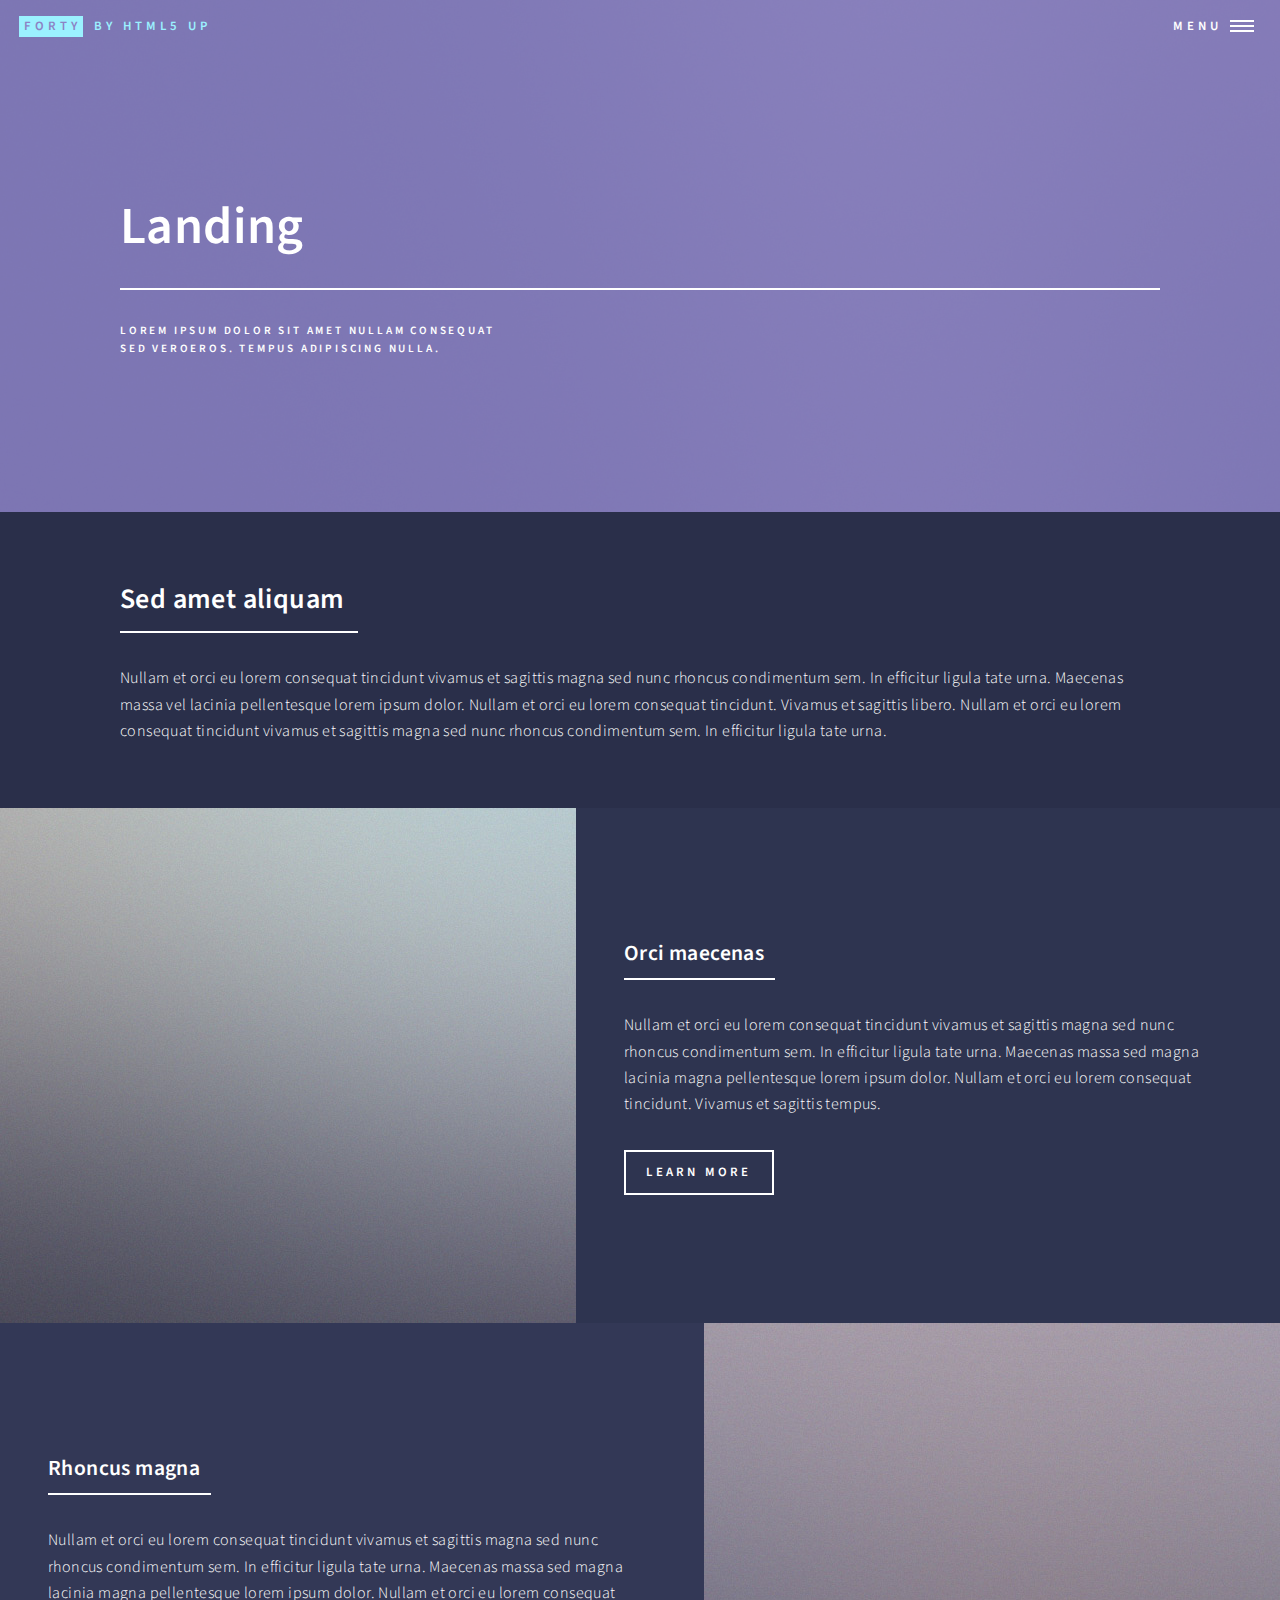
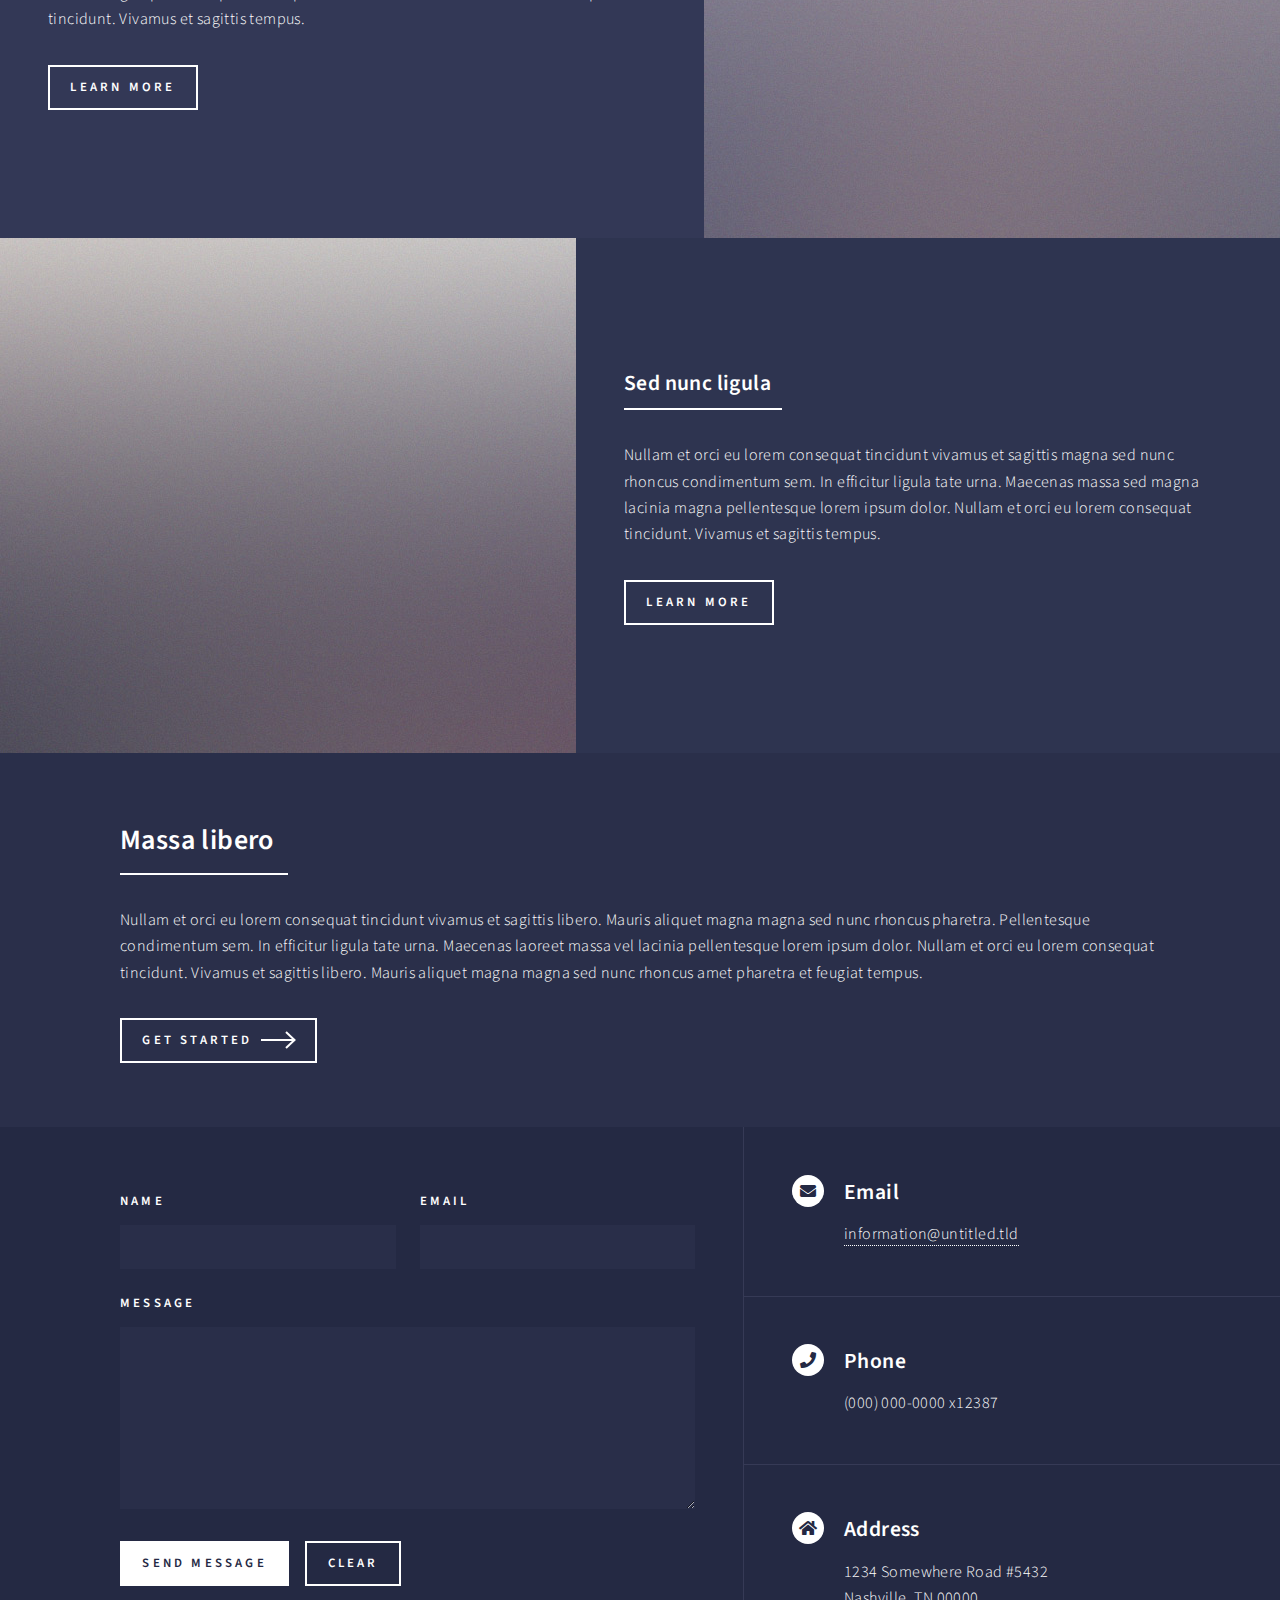
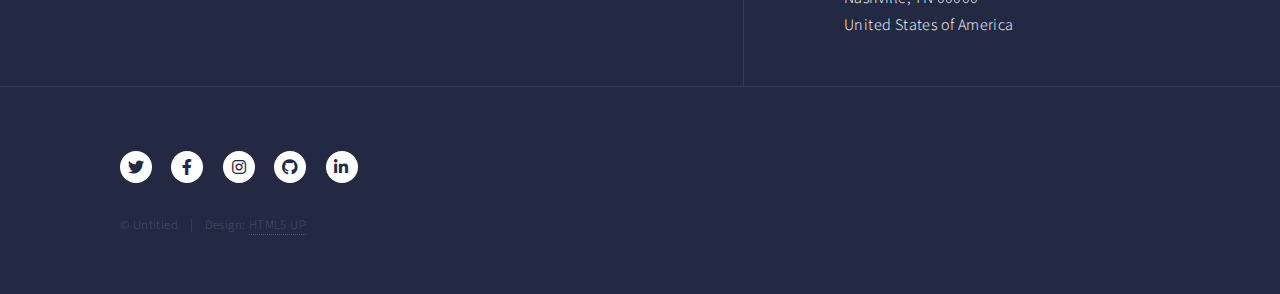
<file: template.html>
<!DOCTYPE HTML>
<!--
	Forty by HTML5 UP
	html5up.net | @ajlkn
	Free for personal and commercial use under the CCA 3.0 license (html5up.net/license)
-->
<html>
	<head>
		<title>Landing - Forty by HTML5 UP</title>
		<meta charset="utf-8" />
		<meta name="viewport" content="width=device-width, initial-scale=1, user-scalable=no" />
		<link rel="stylesheet" href="assets/css/main.css" />
		<noscript><link rel="stylesheet" href="assets/css/noscript.css" /></noscript>
	</head>
	<body class="is-preload">

		<!-- Wrapper -->
			<div id="wrapper">

				<!-- Header -->
				<!-- Note: The "styleN" class below should match that of the banner element. -->
					<header id="header" class="alt style2">
						<a href="index.html" class="logo"><strong>Forty</strong> <span>by HTML5 UP</span></a>
						<nav>
							<a href="#menu">Menu</a>
						</nav>
					</header>

				<!-- Menu -->
					<nav id="menu">
						<ul class="links">
							<li><a href="index.html">Home</a></li>
							<li><a href="landing.html">Landing</a></li>
							<li><a href="generic.html">Generic</a></li>
							<li><a href="elements.html">Elements</a></li>
						</ul>
						<ul class="actions stacked">
							<li><a href="#" class="button primary fit">Get Started</a></li>
							<li><a href="#" class="button fit">Log In</a></li>
						</ul>
					</nav>

				<!-- Banner -->
				<!-- Note: The "styleN" class below should match that of the header element. -->
					<section id="banner" class="style2">
						<div class="inner">
							<span class="image">
								<img src="images/pic07.jpg" alt="" />
							</span>
							<header class="major">
								<h1>Landing</h1>
							</header>
							<div class="content">
								<p>Lorem ipsum dolor sit amet nullam consequat<br />
								sed veroeros. tempus adipiscing nulla.</p>
							</div>
						</div>
					</section>

				<!-- Main -->
					<div id="main">

						<!-- One -->
							<section id="one">
								<div class="inner">
									<header class="major">
										<h2>Sed amet aliquam</h2>
									</header>
									<p>Nullam et orci eu lorem consequat tincidunt vivamus et sagittis magna sed nunc rhoncus condimentum sem. In efficitur ligula tate urna. Maecenas massa vel lacinia pellentesque lorem ipsum dolor. Nullam et orci eu lorem consequat tincidunt. Vivamus et sagittis libero. Nullam et orci eu lorem consequat tincidunt vivamus et sagittis magna sed nunc rhoncus condimentum sem. In efficitur ligula tate urna.</p>
								</div>
							</section>

						<!-- Two -->
							<section id="two" class="spotlights">
								<section>
									<a href="generic.html" class="image">
										<img src="images/pic08.jpg" alt="" data-position="center center" />
									</a>
									<div class="content">
										<div class="inner">
											<header class="major">
												<h3>Orci maecenas</h3>
											</header>
											<p>Nullam et orci eu lorem consequat tincidunt vivamus et sagittis magna sed nunc rhoncus condimentum sem. In efficitur ligula tate urna. Maecenas massa sed magna lacinia magna pellentesque lorem ipsum dolor. Nullam et orci eu lorem consequat tincidunt. Vivamus et sagittis tempus.</p>
											<ul class="actions">
												<li><a href="generic.html" class="button">Learn more</a></li>
											</ul>
										</div>
									</div>
								</section>
								<section>
									<a href="generic.html" class="image">
										<img src="images/pic09.jpg" alt="" data-position="top center" />
									</a>
									<div class="content">
										<div class="inner">
											<header class="major">
												<h3>Rhoncus magna</h3>
											</header>
											<p>Nullam et orci eu lorem consequat tincidunt vivamus et sagittis magna sed nunc rhoncus condimentum sem. In efficitur ligula tate urna. Maecenas massa sed magna lacinia magna pellentesque lorem ipsum dolor. Nullam et orci eu lorem consequat tincidunt. Vivamus et sagittis tempus.</p>
											<ul class="actions">
												<li><a href="generic.html" class="button">Learn more</a></li>
											</ul>
										</div>
									</div>
								</section>
								<section>
									<a href="generic.html" class="image">
										<img src="images/pic10.jpg" alt="" data-position="25% 25%" />
									</a>
									<div class="content">
										<div class="inner">
											<header class="major">
												<h3>Sed nunc ligula</h3>
											</header>
											<p>Nullam et orci eu lorem consequat tincidunt vivamus et sagittis magna sed nunc rhoncus condimentum sem. In efficitur ligula tate urna. Maecenas massa sed magna lacinia magna pellentesque lorem ipsum dolor. Nullam et orci eu lorem consequat tincidunt. Vivamus et sagittis tempus.</p>
											<ul class="actions">
												<li><a href="generic.html" class="button">Learn more</a></li>
											</ul>
										</div>
									</div>
								</section>
							</section>

						<!-- Three -->
							<section id="three">
								<div class="inner">
									<header class="major">
										<h2>Massa libero</h2>
									</header>
									<p>Nullam et orci eu lorem consequat tincidunt vivamus et sagittis libero. Mauris aliquet magna magna sed nunc rhoncus pharetra. Pellentesque condimentum sem. In efficitur ligula tate urna. Maecenas laoreet massa vel lacinia pellentesque lorem ipsum dolor. Nullam et orci eu lorem consequat tincidunt. Vivamus et sagittis libero. Mauris aliquet magna magna sed nunc rhoncus amet pharetra et feugiat tempus.</p>
									<ul class="actions">
										<li><a href="generic.html" class="button next">Get Started</a></li>
									</ul>
								</div>
							</section>

					</div>

				<!-- Contact -->
					<section id="contact">
						<div class="inner">
							<section>
								<form method="post" action="#">
									<div class="fields">
										<div class="field half">
											<label for="name">Name</label>
											<input type="text" name="name" id="name" />
										</div>
										<div class="field half">
											<label for="email">Email</label>
											<input type="text" name="email" id="email" />
										</div>
										<div class="field">
											<label for="message">Message</label>
											<textarea name="message" id="message" rows="6"></textarea>
										</div>
									</div>
									<ul class="actions">
										<li><input type="submit" value="Send Message" class="primary" /></li>
										<li><input type="reset" value="Clear" /></li>
									</ul>
								</form>
							</section>
							<section class="split">
								<section>
									<div class="contact-method">
										<span class="icon solid alt fa-envelope"></span>
										<h3>Email</h3>
										<a href="#">information@untitled.tld</a>
									</div>
								</section>
								<section>
									<div class="contact-method">
										<span class="icon solid alt fa-phone"></span>
										<h3>Phone</h3>
										<span>(000) 000-0000 x12387</span>
									</div>
								</section>
								<section>
									<div class="contact-method">
										<span class="icon solid alt fa-home"></span>
										<h3>Address</h3>
										<span>1234 Somewhere Road #5432<br />
										Nashville, TN 00000<br />
										United States of America</span>
									</div>
								</section>
							</section>
						</div>
					</section>

				<!-- Footer -->
					<footer id="footer">
						<div class="inner">
							<ul class="icons">
								<li><a href="#" class="icon brands alt fa-twitter"><span class="label">Twitter</span></a></li>
								<li><a href="#" class="icon brands alt fa-facebook-f"><span class="label">Facebook</span></a></li>
								<li><a href="#" class="icon brands alt fa-instagram"><span class="label">Instagram</span></a></li>
								<li><a href="#" class="icon brands alt fa-github"><span class="label">GitHub</span></a></li>
								<li><a href="#" class="icon brands alt fa-linkedin-in"><span class="label">LinkedIn</span></a></li>
							</ul>
							<ul class="copyright">
								<li>&copy; Untitled</li><li>Design: <a href="https://html5up.net">HTML5 UP</a></li>
							</ul>
						</div>
					</footer>

			</div>

		<!-- Scripts -->
			<script src="assets/js/jquery.min.js"></script>
			<script src="assets/js/jquery.scrolly.min.js"></script>
			<script src="assets/js/jquery.scrollex.min.js"></script>
			<script src="assets/js/browser.min.js"></script>
			<script src="assets/js/breakpoints.min.js"></script>
			<script src="assets/js/util.js"></script>
			<script src="assets/js/main.js"></script>

	</body>
</html>
</file>
<file: assets/css/noscript.css>
/*
	Forty by HTML5 UP
	html5up.net | @ajlkn
	Free for personal and commercial use under the CCA 3.0 license (html5up.net/license)
*/

/* Banner */

	body.is-preload #banner:after {
		opacity: 0.85;
	}

	body.is-preload #banner > .inner {
		-moz-filter: none;
		-webkit-filter: none;
		-ms-filter: none;
		filter: none;
		-moz-transform: none;
		-webkit-transform: none;
		-ms-transform: none;
		transform: none;
		opacity: 1;
	}
</file>
<file: assets/css/main.css>
@import url(fontawesome-all.min.css);
@import url("https://fonts.googleapis.com/css?family=Source+Sans+Pro:300,300italic,600,600italic");

/*
	Forty by HTML5 UP
	html5up.net | @ajlkn
	Free for personal and commercial use under the CCA 3.0 license (html5up.net/license)
*/

html, body, div, span, applet, object,
iframe, h1, h2, h3, h4, h5, h6, p, blockquote,
pre, a, abbr, acronym, address, big, cite,
code, del, dfn, em, img, ins, kbd, q, s, samp,
small, strike, strong, sub, sup, tt, var, b,
u, i, center, dl, dt, dd, ol, ul, li, fieldset,
form, label, legend, table, caption, tbody,
tfoot, thead, tr, th, td, article, aside,
canvas, details, embed, figure, figcaption,
footer, header, hgroup, menu, nav, output, ruby,
section, summary, time, mark, audio, video {
	margin: 0;
	padding: 0;
	border: 0;
	font-size: 100%;
	font: inherit;
	vertical-align: baseline;}

article, aside, details, figcaption, figure,
footer, header, hgroup, menu, nav, section {
	display: block;}

body {
	line-height: 1;
}

ol, ul {
	list-style: none;
}

blockquote, q {
	quotes: none;
}

	blockquote:before, blockquote:after, q:before, q:after {
		content: '';
		content: none;
	}

table {
	border-collapse: collapse;
	border-spacing: 0;
}

body {
	-webkit-text-size-adjust: none;
}

mark {
	background-color: transparent;
	color: inherit;
}

input::-moz-focus-inner {
	border: 0;
	padding: 0;
}

input, select, textarea {
	-moz-appearance: none;
	-webkit-appearance: none;
	-ms-appearance: none;
	appearance: none;
}

/* Basic */

	@-ms-viewport {
		width: device-width;
	}

	body {
		-ms-overflow-style: scrollbar;
	}

	@media screen and (max-width: 480px) {

		html, body {
			min-width: 320px;
		}

	}

	html {
		box-sizing: border-box;
	}

	*, *:before, *:after {
		box-sizing: inherit;
	}

	body {
		background: #242943;
	}

		body.is-preload *, body.is-preload *:before, body.is-preload *:after {
			-moz-animation: none !important;
			-webkit-animation: none !important;
			-ms-animation: none !important;
			animation: none !important;
			-moz-transition: none !important;
			-webkit-transition: none !important;
			-ms-transition: none !important;
			transition: none !important;
		}

/* Type */

	body, input, select, textarea {
		color: #ffffff;
		font-family: "Source Sans Pro", Helvetica, sans-serif;
		font-size: 17pt;
		font-weight: 300;
		letter-spacing: 0.025em;
		line-height: 1.65;
	}

		@media screen and (max-width: 1680px) {

			body, input, select, textarea {
				font-size: 14pt;
			}

		}

		@media screen and (max-width: 1280px) {

			body, input, select, textarea {
				font-size: 12pt;
			}

		}

		@media screen and (max-width: 360px) {

			body, input, select, textarea {
				font-size: 11pt;
			}

		}

	a {
		-moz-transition: color 0.2s ease-in-out, border-bottom-color 0.2s ease-in-out;
		-webkit-transition: color 0.2s ease-in-out, border-bottom-color 0.2s ease-in-out;
		-ms-transition: color 0.2s ease-in-out, border-bottom-color 0.2s ease-in-out;
		transition: color 0.2s ease-in-out, border-bottom-color 0.2s ease-in-out;
		border-bottom: dotted 1px;
		color: inherit;
		text-decoration: none;
	}

		a:hover {
			border-bottom-color: transparent;
			color: #9bf1ff !important;
		}

		a:active {
			color: #53e3fb !important;
		}

	strong, b {
		color: #ffffff;
		font-weight: 600;
	}

	em, i {
		font-style: italic;
	}

	p {
		margin: 0 0 2em 0;
	}

	h1, h2, h3, h4, h5, h6 {
		color: #ffffff;
		font-weight: 600;
		line-height: 1.65;
		margin: 0 0 1em 0;
	}

		h1 a, h2 a, h3 a, h4 a, h5 a, h6 a {
			color: inherit;
			border-bottom: 0;
		}

	h1 {
		font-size: 2.5em;
	}

	h2 {
		font-size: 1.75em;
	}

	h3 {
		font-size: 1.35em;
	}

	h4 {
		font-size: 1.1em;
	}

	h5 {
		font-size: 0.9em;
	}

	h6 {
		font-size: 0.7em;
	}

	@media screen and (max-width: 736px) {

		h1 {
			font-size: 2em;
		}

		h2 {
			font-size: 1.5em;
		}

		h3 {
			font-size: 1.25em;
		}

	}

	sub {
		font-size: 0.8em;
		position: relative;
		top: 0.5em;
	}

	sup {
		font-size: 0.8em;
		position: relative;
		top: -0.5em;
	}

	blockquote {
		border-left: solid 4px rgba(212, 212, 255, 0.1);
		font-style: italic;
		margin: 0 0 2em 0;
		padding: 0.5em 0 0.5em 2em;
	}

	code {
		background: rgba(212, 212, 255, 0.035);
		font-family: "Courier New", monospace;
		font-size: 0.9em;
		margin: 0 0.25em;
		padding: 0.25em 0.65em;
	}

	pre {
		-webkit-overflow-scrolling: touch;
		font-family: "Courier New", monospace;
		font-size: 0.9em;
		margin: 0 0 2em 0;
	}

		pre code {
			display: block;
			line-height: 1.75;
			padding: 1em 1.5em;
			overflow-x: auto;
		}

	hr {
		border: 0;
		border-bottom: solid 1px rgba(212, 212, 255, 0.1);
		margin: 2em 0;
	}

		hr.major {
			margin: 3em 0;
		}

	.align-left {
		text-align: left;
	}

	.align-center {
		text-align: center;
	}

	.align-right {
		text-align: right;
	}

/* Row */

	.row {
		display: flex;
		flex-wrap: wrap;
		box-sizing: border-box;
		align-items: stretch;
	}

		.row > * {
			box-sizing: border-box;
		}

		.row.gtr-uniform > * > :last-child {
			margin-bottom: 0;
		}

		.row.aln-left {
			justify-content: flex-start;
		}

		.row.aln-center {
			justify-content: center;
		}

		.row.aln-right {
			justify-content: flex-end;
		}

		.row.aln-top {
			align-items: flex-start;
		}

		.row.aln-middle {
			align-items: center;
		}

		.row.aln-bottom {
			align-items: flex-end;
		}

		.row > .imp {
			order: -1;
		}

		.row > .col-1 {
			width: 8.33333%;
		}

		.row > .off-1 {
			margin-left: 8.33333%;
		}

		.row > .col-2 {
			width: 16.66667%;
		}

		.row > .off-2 {
			margin-left: 16.66667%;
		}

		.row > .col-3 {
			width: 25%;
		}

		.row > .off-3 {
			margin-left: 25%;
		}

		.row > .col-4 {
			width: 33.33333%;
		}

		.row > .off-4 {
			margin-left: 33.33333%;
		}

		.row > .col-5 {
			width: 41.66667%;
		}

		.row > .off-5 {
			margin-left: 41.66667%;
		}

		.row > .col-6 {
			width: 50%;
		}

		.row > .off-6 {
			margin-left: 50%;
		}

		.row > .col-7 {
			width: 58.33333%;
		}

		.row > .off-7 {
			margin-left: 58.33333%;
		}

		.row > .col-8 {
			width: 66.66667%;
		}

		.row > .off-8 {
			margin-left: 66.66667%;
		}

		.row > .col-9 {
			width: 75%;
		}

		.row > .off-9 {
			margin-left: 75%;
		}

		.row > .col-10 {
			width: 83.33333%;
		}

		.row > .off-10 {
			margin-left: 83.33333%;
		}

		.row > .col-11 {
			width: 91.66667%;
		}

		.row > .off-11 {
			margin-left: 91.66667%;
		}

		.row > .col-12 {
			width: 100%;
		}

		.row > .off-12 {
			margin-left: 100%;
		}

		.row.gtr-0 {
			margin-top: 0;
			margin-left: 0em;
		}

			.row.gtr-0 > * {
				padding: 0 0 0 0em;
			}

			.row.gtr-0.gtr-uniform {
				margin-top: 0em;
			}

				.row.gtr-0.gtr-uniform > * {
					padding-top: 0em;
				}

		.row.gtr-25 {
			margin-top: 0;
			margin-left: -0.5em;
		}

			.row.gtr-25 > * {
				padding: 0 0 0 0.5em;
			}

			.row.gtr-25.gtr-uniform {
				margin-top: -0.5em;
			}

				.row.gtr-25.gtr-uniform > * {
					padding-top: 0.5em;
				}

		.row.gtr-50 {
			margin-top: 0;
			margin-left: -1em;
		}

			.row.gtr-50 > * {
				padding: 0 0 0 1em;
			}

			.row.gtr-50.gtr-uniform {
				margin-top: -1em;
			}

				.row.gtr-50.gtr-uniform > * {
					padding-top: 1em;
				}

		.row {
			margin-top: 0;
			margin-left: -2em;
		}

			.row > * {
				padding: 0 0 0 2em;
			}

			.row.gtr-uniform {
				margin-top: -2em;
			}

				.row.gtr-uniform > * {
					padding-top: 2em;
				}

		.row.gtr-150 {
			margin-top: 0;
			margin-left: -3em;
		}

			.row.gtr-150 > * {
				padding: 0 0 0 3em;
			}

			.row.gtr-150.gtr-uniform {
				margin-top: -3em;
			}

				.row.gtr-150.gtr-uniform > * {
					padding-top: 3em;
				}

		.row.gtr-200 {
			margin-top: 0;
			margin-left: -4em;
		}

			.row.gtr-200 > * {
				padding: 0 0 0 4em;
			}

			.row.gtr-200.gtr-uniform {
				margin-top: -4em;
			}

				.row.gtr-200.gtr-uniform > * {
					padding-top: 4em;
				}

		@media screen and (max-width: 1680px) {

			.row {
				display: flex;
				flex-wrap: wrap;
				box-sizing: border-box;
				align-items: stretch;
			}

				.row > * {
					box-sizing: border-box;
				}

				.row.gtr-uniform > * > :last-child {
					margin-bottom: 0;
				}

				.row.aln-left {
					justify-content: flex-start;
				}

				.row.aln-center {
					justify-content: center;
				}

				.row.aln-right {
					justify-content: flex-end;
				}

				.row.aln-top {
					align-items: flex-start;
				}

				.row.aln-middle {
					align-items: center;
				}

				.row.aln-bottom {
					align-items: flex-end;
				}

				.row > .imp-xlarge {
					order: -1;
				}

				.row > .col-1-xlarge {
					width: 8.33333%;
				}

				.row > .off-1-xlarge {
					margin-left: 8.33333%;
				}

				.row > .col-2-xlarge {
					width: 16.66667%;
				}

				.row > .off-2-xlarge {
					margin-left: 16.66667%;
				}

				.row > .col-3-xlarge {
					width: 25%;
				}

				.row > .off-3-xlarge {
					margin-left: 25%;
				}

				.row > .col-4-xlarge {
					width: 33.33333%;
				}

				.row > .off-4-xlarge {
					margin-left: 33.33333%;
				}

				.row > .col-5-xlarge {
					width: 41.66667%;
				}

				.row > .off-5-xlarge {
					margin-left: 41.66667%;
				}

				.row > .col-6-xlarge {
					width: 50%;
				}

				.row > .off-6-xlarge {
					margin-left: 50%;
				}

				.row > .col-7-xlarge {
					width: 58.33333%;
				}

				.row > .off-7-xlarge {
					margin-left: 58.33333%;
				}

				.row > .col-8-xlarge {
					width: 66.66667%;
				}

				.row > .off-8-xlarge {
					margin-left: 66.66667%;
				}

				.row > .col-9-xlarge {
					width: 75%;
				}

				.row > .off-9-xlarge {
					margin-left: 75%;
				}

				.row > .col-10-xlarge {
					width: 83.33333%;
				}

				.row > .off-10-xlarge {
					margin-left: 83.33333%;
				}

				.row > .col-11-xlarge {
					width: 91.66667%;
				}

				.row > .off-11-xlarge {
					margin-left: 91.66667%;
				}

				.row > .col-12-xlarge {
					width: 100%;
				}

				.row > .off-12-xlarge {
					margin-left: 100%;
				}

				.row.gtr-0 {
					margin-top: 0;
					margin-left: 0em;
				}

					.row.gtr-0 > * {
						padding: 0 0 0 0em;
					}

					.row.gtr-0.gtr-uniform {
						margin-top: 0em;
					}

						.row.gtr-0.gtr-uniform > * {
							padding-top: 0em;
						}

				.row.gtr-25 {
					margin-top: 0;
					margin-left: -0.5em;
				}

					.row.gtr-25 > * {
						padding: 0 0 0 0.5em;
					}

					.row.gtr-25.gtr-uniform {
						margin-top: -0.5em;
					}

						.row.gtr-25.gtr-uniform > * {
							padding-top: 0.5em;
						}

				.row.gtr-50 {
					margin-top: 0;
					margin-left: -1em;
				}

					.row.gtr-50 > * {
						padding: 0 0 0 1em;
					}

					.row.gtr-50.gtr-uniform {
						margin-top: -1em;
					}

						.row.gtr-50.gtr-uniform > * {
							padding-top: 1em;
						}

				.row {
					margin-top: 0;
					margin-left: -2em;
				}

					.row > * {
						padding: 0 0 0 2em;
					}

					.row.gtr-uniform {
						margin-top: -2em;
					}

						.row.gtr-uniform > * {
							padding-top: 2em;
						}

				.row.gtr-150 {
					margin-top: 0;
					margin-left: -3em;
				}

					.row.gtr-150 > * {
						padding: 0 0 0 3em;
					}

					.row.gtr-150.gtr-uniform {
						margin-top: -3em;
					}

						.row.gtr-150.gtr-uniform > * {
							padding-top: 3em;
						}

				.row.gtr-200 {
					margin-top: 0;
					margin-left: -4em;
				}

					.row.gtr-200 > * {
						padding: 0 0 0 4em;
					}

					.row.gtr-200.gtr-uniform {
						margin-top: -4em;
					}

						.row.gtr-200.gtr-uniform > * {
							padding-top: 4em;
						}

		}

		@media screen and (max-width: 1280px) {

			.row {
				display: flex;
				flex-wrap: wrap;
				box-sizing: border-box;
				align-items: stretch;
			}

				.row > * {
					box-sizing: border-box;
				}

				.row.gtr-uniform > * > :last-child {
					margin-bottom: 0;
				}

				.row.aln-left {
					justify-content: flex-start;
				}

				.row.aln-center {
					justify-content: center;
				}

				.row.aln-right {
					justify-content: flex-end;
				}

				.row.aln-top {
					align-items: flex-start;
				}

				.row.aln-middle {
					align-items: center;
				}

				.row.aln-bottom {
					align-items: flex-end;
				}

				.row > .imp-large {
					order: -1;
				}

				.row > .col-1-large {
					width: 8.33333%;
				}

				.row > .off-1-large {
					margin-left: 8.33333%;
				}

				.row > .col-2-large {
					width: 16.66667%;
				}

				.row > .off-2-large {
					margin-left: 16.66667%;
				}

				.row > .col-3-large {
					width: 25%;
				}

				.row > .off-3-large {
					margin-left: 25%;
				}

				.row > .col-4-large {
					width: 33.33333%;
				}

				.row > .off-4-large {
					margin-left: 33.33333%;
				}

				.row > .col-5-large {
					width: 41.66667%;
				}

				.row > .off-5-large {
					margin-left: 41.66667%;
				}

				.row > .col-6-large {
					width: 50%;
				}

				.row > .off-6-large {
					margin-left: 50%;
				}

				.row > .col-7-large {
					width: 58.33333%;
				}

				.row > .off-7-large {
					margin-left: 58.33333%;
				}

				.row > .col-8-large {
					width: 66.66667%;
				}

				.row > .off-8-large {
					margin-left: 66.66667%;
				}

				.row > .col-9-large {
					width: 75%;
				}

				.row > .off-9-large {
					margin-left: 75%;
				}

				.row > .col-10-large {
					width: 83.33333%;
				}

				.row > .off-10-large {
					margin-left: 83.33333%;
				}

				.row > .col-11-large {
					width: 91.66667%;
				}

				.row > .off-11-large {
					margin-left: 91.66667%;
				}

				.row > .col-12-large {
					width: 100%;
				}

				.row > .off-12-large {
					margin-left: 100%;
				}

				.row.gtr-0 {
					margin-top: 0;
					margin-left: 0em;
				}

					.row.gtr-0 > * {
						padding: 0 0 0 0em;
					}

					.row.gtr-0.gtr-uniform {
						margin-top: 0em;
					}

						.row.gtr-0.gtr-uniform > * {
							padding-top: 0em;
						}

				.row.gtr-25 {
					margin-top: 0;
					margin-left: -0.375em;
				}

					.row.gtr-25 > * {
						padding: 0 0 0 0.375em;
					}

					.row.gtr-25.gtr-uniform {
						margin-top: -0.375em;
					}

						.row.gtr-25.gtr-uniform > * {
							padding-top: 0.375em;
						}

				.row.gtr-50 {
					margin-top: 0;
					margin-left: -0.75em;
				}

					.row.gtr-50 > * {
						padding: 0 0 0 0.75em;
					}

					.row.gtr-50.gtr-uniform {
						margin-top: -0.75em;
					}

						.row.gtr-50.gtr-uniform > * {
							padding-top: 0.75em;
						}

				.row {
					margin-top: 0;
					margin-left: -1.5em;
				}

					.row > * {
						padding: 0 0 0 1.5em;
					}

					.row.gtr-uniform {
						margin-top: -1.5em;
					}

						.row.gtr-uniform > * {
							padding-top: 1.5em;
						}

				.row.gtr-150 {
					margin-top: 0;
					margin-left: -2.25em;
				}

					.row.gtr-150 > * {
						padding: 0 0 0 2.25em;
					}

					.row.gtr-150.gtr-uniform {
						margin-top: -2.25em;
					}

						.row.gtr-150.gtr-uniform > * {
							padding-top: 2.25em;
						}

				.row.gtr-200 {
					margin-top: 0;
					margin-left: -3em;
				}

					.row.gtr-200 > * {
						padding: 0 0 0 3em;
					}

					.row.gtr-200.gtr-uniform {
						margin-top: -3em;
					}

						.row.gtr-200.gtr-uniform > * {
							padding-top: 3em;
						}

		}

		@media screen and (max-width: 980px) {

			.row {
				display: flex;
				flex-wrap: wrap;
				box-sizing: border-box;
				align-items: stretch;
			}

				.row > * {
					box-sizing: border-box;
				}

				.row.gtr-uniform > * > :last-child {
					margin-bottom: 0;
				}

				.row.aln-left {
					justify-content: flex-start;
				}

				.row.aln-center {
					justify-content: center;
				}

				.row.aln-right {
					justify-content: flex-end;
				}

				.row.aln-top {
					align-items: flex-start;
				}

				.row.aln-middle {
					align-items: center;
				}

				.row.aln-bottom {
					align-items: flex-end;
				}

				.row > .imp-medium {
					order: -1;
				}

				.row > .col-1-medium {
					width: 8.33333%;
				}

				.row > .off-1-medium {
					margin-left: 8.33333%;
				}

				.row > .col-2-medium {
					width: 16.66667%;
				}

				.row > .off-2-medium {
					margin-left: 16.66667%;
				}

				.row > .col-3-medium {
					width: 25%;
				}

				.row > .off-3-medium {
					margin-left: 25%;
				}

				.row > .col-4-medium {
					width: 33.33333%;
				}

				.row > .off-4-medium {
					margin-left: 33.33333%;
				}

				.row > .col-5-medium {
					width: 41.66667%;
				}

				.row > .off-5-medium {
					margin-left: 41.66667%;
				}

				.row > .col-6-medium {
					width: 50%;
				}

				.row > .off-6-medium {
					margin-left: 50%;
				}

				.row > .col-7-medium {
					width: 58.33333%;
				}

				.row > .off-7-medium {
					margin-left: 58.33333%;
				}

				.row > .col-8-medium {
					width: 66.66667%;
				}

				.row > .off-8-medium {
					margin-left: 66.66667%;
				}

				.row > .col-9-medium {
					width: 75%;
				}

				.row > .off-9-medium {
					margin-left: 75%;
				}

				.row > .col-10-medium {
					width: 83.33333%;
				}

				.row > .off-10-medium {
					margin-left: 83.33333%;
				}

				.row > .col-11-medium {
					width: 91.66667%;
				}

				.row > .off-11-medium {
					margin-left: 91.66667%;
				}

				.row > .col-12-medium {
					width: 100%;
				}

				.row > .off-12-medium {
					margin-left: 100%;
				}

				.row.gtr-0 {
					margin-top: 0;
					margin-left: 0em;
				}

					.row.gtr-0 > * {
						padding: 0 0 0 0em;
					}

					.row.gtr-0.gtr-uniform {
						margin-top: 0em;
					}

						.row.gtr-0.gtr-uniform > * {
							padding-top: 0em;
						}

				.row.gtr-25 {
					margin-top: 0;
					margin-left: -0.375em;
				}

					.row.gtr-25 > * {
						padding: 0 0 0 0.375em;
					}

					.row.gtr-25.gtr-uniform {
						margin-top: -0.375em;
					}

						.row.gtr-25.gtr-uniform > * {
							padding-top: 0.375em;
						}

				.row.gtr-50 {
					margin-top: 0;
					margin-left: -0.75em;
				}

					.row.gtr-50 > * {
						padding: 0 0 0 0.75em;
					}

					.row.gtr-50.gtr-uniform {
						margin-top: -0.75em;
					}

						.row.gtr-50.gtr-uniform > * {
							padding-top: 0.75em;
						}

				.row {
					margin-top: 0;
					margin-left: -1.5em;
				}

					.row > * {
						padding: 0 0 0 1.5em;
					}

					.row.gtr-uniform {
						margin-top: -1.5em;
					}

						.row.gtr-uniform > * {
							padding-top: 1.5em;
						}

				.row.gtr-150 {
					margin-top: 0;
					margin-left: -2.25em;
				}

					.row.gtr-150 > * {
						padding: 0 0 0 2.25em;
					}

					.row.gtr-150.gtr-uniform {
						margin-top: -2.25em;
					}

						.row.gtr-150.gtr-uniform > * {
							padding-top: 2.25em;
						}

				.row.gtr-200 {
					margin-top: 0;
					margin-left: -3em;
				}

					.row.gtr-200 > * {
						padding: 0 0 0 3em;
					}

					.row.gtr-200.gtr-uniform {
						margin-top: -3em;
					}

						.row.gtr-200.gtr-uniform > * {
							padding-top: 3em;
						}

		}

		@media screen and (max-width: 736px) {

			.row {
				display: flex;
				flex-wrap: wrap;
				box-sizing: border-box;
				align-items: stretch;
			}

				.row > * {
					box-sizing: border-box;
				}

				.row.gtr-uniform > * > :last-child {
					margin-bottom: 0;
				}

				.row.aln-left {
					justify-content: flex-start;
				}

				.row.aln-center {
					justify-content: center;
				}

				.row.aln-right {
					justify-content: flex-end;
				}

				.row.aln-top {
					align-items: flex-start;
				}

				.row.aln-middle {
					align-items: center;
				}

				.row.aln-bottom {
					align-items: flex-end;
				}

				.row > .imp-small {
					order: -1;
				}

				.row > .col-1-small {
					width: 8.33333%;
				}

				.row > .off-1-small {
					margin-left: 8.33333%;
				}

				.row > .col-2-small {
					width: 16.66667%;
				}

				.row > .off-2-small {
					margin-left: 16.66667%;
				}

				.row > .col-3-small {
					width: 25%;
				}

				.row > .off-3-small {
					margin-left: 25%;
				}

				.row > .col-4-small {
					width: 33.33333%;
				}

				.row > .off-4-small {
					margin-left: 33.33333%;
				}

				.row > .col-5-small {
					width: 41.66667%;
				}

				.row > .off-5-small {
					margin-left: 41.66667%;
				}

				.row > .col-6-small {
					width: 50%;
				}

				.row > .off-6-small {
					margin-left: 50%;
				}

				.row > .col-7-small {
					width: 58.33333%;
				}

				.row > .off-7-small {
					margin-left: 58.33333%;
				}

				.row > .col-8-small {
					width: 66.66667%;
				}

				.row > .off-8-small {
					margin-left: 66.66667%;
				}

				.row > .col-9-small {
					width: 75%;
				}

				.row > .off-9-small {
					margin-left: 75%;
				}

				.row > .col-10-small {
					width: 83.33333%;
				}

				.row > .off-10-small {
					margin-left: 83.33333%;
				}

				.row > .col-11-small {
					width: 91.66667%;
				}

				.row > .off-11-small {
					margin-left: 91.66667%;
				}

				.row > .col-12-small {
					width: 100%;
				}

				.row > .off-12-small {
					margin-left: 100%;
				}

				.row.gtr-0 {
					margin-top: 0;
					margin-left: 0em;
				}

					.row.gtr-0 > * {
						padding: 0 0 0 0em;
					}

					.row.gtr-0.gtr-uniform {
						margin-top: 0em;
					}

						.row.gtr-0.gtr-uniform > * {
							padding-top: 0em;
						}

				.row.gtr-25 {
					margin-top: 0;
					margin-left: -0.3125em;
				}

					.row.gtr-25 > * {
						padding: 0 0 0 0.3125em;
					}

					.row.gtr-25.gtr-uniform {
						margin-top: -0.3125em;
					}

						.row.gtr-25.gtr-uniform > * {
							padding-top: 0.3125em;
						}

				.row.gtr-50 {
					margin-top: 0;
					margin-left: -0.625em;
				}

					.row.gtr-50 > * {
						padding: 0 0 0 0.625em;
					}

					.row.gtr-50.gtr-uniform {
						margin-top: -0.625em;
					}

						.row.gtr-50.gtr-uniform > * {
							padding-top: 0.625em;
						}

				.row {
					margin-top: 0;
					margin-left: -1.25em;
				}

					.row > * {
						padding: 0 0 0 1.25em;
					}

					.row.gtr-uniform {
						margin-top: -1.25em;
					}

						.row.gtr-uniform > * {
							padding-top: 1.25em;
						}

				.row.gtr-150 {
					margin-top: 0;
					margin-left: -1.875em;
				}

					.row.gtr-150 > * {
						padding: 0 0 0 1.875em;
					}

					.row.gtr-150.gtr-uniform {
						margin-top: -1.875em;
					}

						.row.gtr-150.gtr-uniform > * {
							padding-top: 1.875em;
						}

				.row.gtr-200 {
					margin-top: 0;
					margin-left: -2.5em;
				}

					.row.gtr-200 > * {
						padding: 0 0 0 2.5em;
					}

					.row.gtr-200.gtr-uniform {
						margin-top: -2.5em;
					}

						.row.gtr-200.gtr-uniform > * {
							padding-top: 2.5em;
						}

		}

		@media screen and (max-width: 480px) {

			.row {
				display: flex;
				flex-wrap: wrap;
				box-sizing: border-box;
				align-items: stretch;
			}

				.row > * {
					box-sizing: border-box;
				}

				.row.gtr-uniform > * > :last-child {
					margin-bottom: 0;
				}

				.row.aln-left {
					justify-content: flex-start;
				}

				.row.aln-center {
					justify-content: center;
				}

				.row.aln-right {
					justify-content: flex-end;
				}

				.row.aln-top {
					align-items: flex-start;
				}

				.row.aln-middle {
					align-items: center;
				}

				.row.aln-bottom {
					align-items: flex-end;
				}

				.row > .imp-xsmall {
					order: -1;
				}

				.row > .col-1-xsmall {
					width: 8.33333%;
				}

				.row > .off-1-xsmall {
					margin-left: 8.33333%;
				}

				.row > .col-2-xsmall {
					width: 16.66667%;
				}

				.row > .off-2-xsmall {
					margin-left: 16.66667%;
				}

				.row > .col-3-xsmall {
					width: 25%;
				}

				.row > .off-3-xsmall {
					margin-left: 25%;
				}

				.row > .col-4-xsmall {
					width: 33.33333%;
				}

				.row > .off-4-xsmall {
					margin-left: 33.33333%;
				}

				.row > .col-5-xsmall {
					width: 41.66667%;
				}

				.row > .off-5-xsmall {
					margin-left: 41.66667%;
				}

				.row > .col-6-xsmall {
					width: 50%;
				}

				.row > .off-6-xsmall {
					margin-left: 50%;
				}

				.row > .col-7-xsmall {
					width: 58.33333%;
				}

				.row > .off-7-xsmall {
					margin-left: 58.33333%;
				}

				.row > .col-8-xsmall {
					width: 66.66667%;
				}

				.row > .off-8-xsmall {
					margin-left: 66.66667%;
				}

				.row > .col-9-xsmall {
					width: 75%;
				}

				.row > .off-9-xsmall {
					margin-left: 75%;
				}

				.row > .col-10-xsmall {
					width: 83.33333%;
				}

				.row > .off-10-xsmall {
					margin-left: 83.33333%;
				}

				.row > .col-11-xsmall {
					width: 91.66667%;
				}

				.row > .off-11-xsmall {
					margin-left: 91.66667%;
				}

				.row > .col-12-xsmall {
					width: 100%;
				}

				.row > .off-12-xsmall {
					margin-left: 100%;
				}

				.row.gtr-0 {
					margin-top: 0;
					margin-left: 0em;
				}

					.row.gtr-0 > * {
						padding: 0 0 0 0em;
					}

					.row.gtr-0.gtr-uniform {
						margin-top: 0em;
					}

						.row.gtr-0.gtr-uniform > * {
							padding-top: 0em;
						}

				.row.gtr-25 {
					margin-top: 0;
					margin-left: -0.3125em;
				}

					.row.gtr-25 > * {
						padding: 0 0 0 0.3125em;
					}

					.row.gtr-25.gtr-uniform {
						margin-top: -0.3125em;
					}

						.row.gtr-25.gtr-uniform > * {
							padding-top: 0.3125em;
						}

				.row.gtr-50 {
					margin-top: 0;
					margin-left: -0.625em;
				}

					.row.gtr-50 > * {
						padding: 0 0 0 0.625em;
					}

					.row.gtr-50.gtr-uniform {
						margin-top: -0.625em;
					}

						.row.gtr-50.gtr-uniform > * {
							padding-top: 0.625em;
						}

				.row {
					margin-top: 0;
					margin-left: -1.25em;
				}

					.row > * {
						padding: 0 0 0 1.25em;
					}

					.row.gtr-uniform {
						margin-top: -1.25em;
					}

						.row.gtr-uniform > * {
							padding-top: 1.25em;
						}

				.row.gtr-150 {
					margin-top: 0;
					margin-left: -1.875em;
				}

					.row.gtr-150 > * {
						padding: 0 0 0 1.875em;
					}

					.row.gtr-150.gtr-uniform {
						margin-top: -1.875em;
					}

						.row.gtr-150.gtr-uniform > * {
							padding-top: 1.875em;
						}

				.row.gtr-200 {
					margin-top: 0;
					margin-left: -2.5em;
				}

					.row.gtr-200 > * {
						padding: 0 0 0 2.5em;
					}

					.row.gtr-200.gtr-uniform {
						margin-top: -2.5em;
					}

						.row.gtr-200.gtr-uniform > * {
							padding-top: 2.5em;
						}

		}

/* Section/Article */

	section.special, article.special {
		text-align: center;
	}

	header.major {
		width: -moz-max-content;
		width: -webkit-max-content;
		width: -ms-max-content;
		width: max-content;
		margin-bottom: 2em;
	}

		header.major > :first-child {
			margin-bottom: 0;
			width: calc(100% + 0.5em);
		}

			header.major > :first-child:after {
				content: '';
				background-color: #ffffff;
				display: block;
				height: 2px;
				margin: 0.325em 0 0.5em 0;
				width: 100%;
			}

		header.major > p {
			font-size: 0.7em;
			font-weight: 600;
			letter-spacing: 0.25em;
			margin-bottom: 0;
			text-transform: uppercase;
		}

		body.is-ie header.major > :first-child:after {
			max-width: 9em;
		}

		body.is-ie header.major > h1:after {
			max-width: 100% !important;
		}

	@media screen and (max-width: 736px) {

		header.major > p br {
			display: none;
		}

	}

/* Form */

	form {
		margin: 0 0 2em 0;
	}

		form > :last-child {
			margin-bottom: 0;
		}

		form > .fields {
			display: -moz-flex;
			display: -webkit-flex;
			display: -ms-flex;
			display: flex;
			-moz-flex-wrap: wrap;
			-webkit-flex-wrap: wrap;
			-ms-flex-wrap: wrap;
			flex-wrap: wrap;
			width: calc(100% + 3em);
			margin: -1.5em 0 2em -1.5em;
		}

			form > .fields > .field {
				-moz-flex-grow: 0;
				-webkit-flex-grow: 0;
				-ms-flex-grow: 0;
				flex-grow: 0;
				-moz-flex-shrink: 0;
				-webkit-flex-shrink: 0;
				-ms-flex-shrink: 0;
				flex-shrink: 0;
				padding: 1.5em 0 0 1.5em;
				width: calc(100% - 1.5em);
			}

				form > .fields > .field.half {
					width: calc(50% - 0.75em);
				}

				form > .fields > .field.third {
					width: calc(100%/3 - 0.5em);
				}

				form > .fields > .field.quarter {
					width: calc(25% - 0.375em);
				}

		@media screen and (max-width: 480px) {

			form > .fields {
				width: calc(100% + 3em);
				margin: -1.5em 0 2em -1.5em;
			}

				form > .fields > .field {
					padding: 1.5em 0 0 1.5em;
					width: calc(100% - 1.5em);
				}

					form > .fields > .field.half {
						width: calc(100% - 1.5em);
					}

					form > .fields > .field.third {
						width: calc(100% - 1.5em);
					}

					form > .fields > .field.quarter {
						width: calc(100% - 1.5em);
					}

		}

	label {
		color: #ffffff;
		display: block;
		font-size: 0.8em;
		font-weight: 600;
		letter-spacing: 0.25em;
		margin: 0 0 1em 0;
		text-transform: uppercase;
	}

	input[type="text"],
	input[type="password"],
	input[type="email"],
	input[type="tel"],
	input[type="search"],
	input[type="url"],
	select,
	textarea {
		-moz-appearance: none;
		-webkit-appearance: none;
		-ms-appearance: none;
		appearance: none;
		background: rgba(212, 212, 255, 0.035);
		border: none;
		border-radius: 0;
		color: inherit;
		display: block;
		outline: 0;
		padding: 0 1em;
		text-decoration: none;
		width: 100%;
	}

		input[type="text"]:invalid,
		input[type="password"]:invalid,
		input[type="email"]:invalid,
		input[type="tel"]:invalid,
		input[type="search"]:invalid,
		input[type="url"]:invalid,
		select:invalid,
		textarea:invalid {
			box-shadow: none;
		}

		input[type="text"]:focus,
		input[type="password"]:focus,
		input[type="email"]:focus,
		input[type="tel"]:focus,
		input[type="search"]:focus,
		input[type="url"]:focus,
		select:focus,
		textarea:focus {
			border-color: #9bf1ff;
			box-shadow: 0 0 0 2px #9bf1ff;
		}

	select {
		background-image: url("data:image/svg+xml;charset=utf8,%3Csvg xmlns='http://www.w3.org/2000/svg' width='40' height='40' preserveAspectRatio='none' viewBox='0 0 40 40'%3E%3Cpath d='M9.4,12.3l10.4,10.4l10.4-10.4c0.2-0.2,0.5-0.4,0.9-0.4c0.3,0,0.6,0.1,0.9,0.4l3.3,3.3c0.2,0.2,0.4,0.5,0.4,0.9 c0,0.4-0.1,0.6-0.4,0.9L20.7,31.9c-0.2,0.2-0.5,0.4-0.9,0.4c-0.3,0-0.6-0.1-0.9-0.4L4.3,17.3c-0.2-0.2-0.4-0.5-0.4-0.9 c0-0.4,0.1-0.6,0.4-0.9l3.3-3.3c0.2-0.2,0.5-0.4,0.9-0.4S9.1,12.1,9.4,12.3z' fill='rgba(212, 212, 255, 0.1)' /%3E%3C/svg%3E");
		background-size: 1.25rem;
		background-repeat: no-repeat;
		background-position: calc(100% - 1rem) center;
		height: 2.75em;
		padding-right: 2.75em;
		text-overflow: ellipsis;
	}

		select option {
			color: #ffffff;
			background: #242943;
		}

		select:focus::-ms-value {
			background-color: transparent;
		}

		select::-ms-expand {
			display: none;
		}

	input[type="text"],
	input[type="password"],
	input[type="email"],
	input[type="tel"],
	input[type="search"],
	input[type="url"],
	select {
		height: 2.75em;
	}

	textarea {
		padding: 0.75em 1em;
	}

	input[type="checkbox"],
	input[type="radio"] {
		-moz-appearance: none;
		-webkit-appearance: none;
		-ms-appearance: none;
		appearance: none;
		display: block;
		float: left;
		margin-right: -2em;
		opacity: 0;
		width: 1em;
		z-index: -1;
	}

		input[type="checkbox"] + label,
		input[type="radio"] + label {
			text-decoration: none;
			color: #ffffff;
			cursor: pointer;
			display: inline-block;
			font-weight: 300;
			padding-left: 2.65em;
			padding-right: 0.75em;
			position: relative;
		}

			input[type="checkbox"] + label:before,
			input[type="radio"] + label:before {
				-moz-osx-font-smoothing: grayscale;
				-webkit-font-smoothing: antialiased;
				display: inline-block;
				font-style: normal;
				font-variant: normal;
				text-rendering: auto;
				line-height: 1;
				text-transform: none !important;
				font-family: 'Font Awesome 5 Free';
				font-weight: 900;
			}

			input[type="checkbox"] + label:before,
			input[type="radio"] + label:before {
				background: rgba(212, 212, 255, 0.035);
				content: '';
				display: inline-block;
				font-size: 0.8em;
				height: 2.0625em;
				left: 0;
				letter-spacing: 0;
				line-height: 2.0625em;
				position: absolute;
				text-align: center;
				top: 0;
				width: 2.0625em;
			}

		input[type="checkbox"]:checked + label:before,
		input[type="radio"]:checked + label:before {
			background: #ffffff;
			border-color: #9bf1ff;
			content: '\f00c';
			color: #242943;
		}

		input[type="checkbox"]:focus + label:before,
		input[type="radio"]:focus + label:before {
			box-shadow: 0 0 0 2px #9bf1ff;
		}

	input[type="radio"] + label:before {
		border-radius: 100%;
	}

	::-webkit-input-placeholder {
		color: rgba(244, 244, 255, 0.2) !important;
		opacity: 1.0;
	}

	:-moz-placeholder {
		color: rgba(244, 244, 255, 0.2) !important;
		opacity: 1.0;
	}

	::-moz-placeholder {
		color: rgba(244, 244, 255, 0.2) !important;
		opacity: 1.0;
	}

	:-ms-input-placeholder {
		color: rgba(244, 244, 255, 0.2) !important;
		opacity: 1.0;
	}

/* Box */

	.box {
		border: solid 1px rgba(212, 212, 255, 0.1);
		margin-bottom: 2em;
		padding: 1.5em;
	}

		.box > :last-child,
		.box > :last-child > :last-child,
		.box > :last-child > :last-child > :last-child {
			margin-bottom: 0;
		}

		.box.alt {
			border: 0;
			border-radius: 0;
			padding: 0;
		}

/* Icon */

	.icon {
		text-decoration: none;
		border-bottom: none;
		position: relative;
	}

		.icon:before {
			-moz-osx-font-smoothing: grayscale;
			-webkit-font-smoothing: antialiased;
			display: inline-block;
			font-style: normal;
			font-variant: normal;
			text-rendering: auto;
			line-height: 1;
			text-transform: none !important;
			font-family: 'Font Awesome 5 Free';
			font-weight: 400;
		}

		.icon > .label {
			display: none;
		}

		.icon:before {
			line-height: inherit;
		}

		.icon.solid:before {
			font-weight: 900;
		}

		.icon.brands:before {
			font-family: 'Font Awesome 5 Brands';
		}

		.icon.alt:before {
			background-color: #ffffff;
			border-radius: 100%;
			color: #242943;
			display: inline-block;
			height: 2em;
			line-height: 2em;
			text-align: center;
			width: 2em;
		}

	a.icon.alt:before {
		-moz-transition: background-color 0.2s ease-in-out;
		-webkit-transition: background-color 0.2s ease-in-out;
		-ms-transition: background-color 0.2s ease-in-out;
		transition: background-color 0.2s ease-in-out;
	}

	a.icon.alt:hover:before {
		background-color: #6fc3df;
	}

	a.icon.alt:active:before {
		background-color: #37a6cb;
	}

/* Image */

	.image {
		border: 0;
		display: inline-block;
		position: relative;
	}

		.image img {
			display: block;
		}

		.image.left, .image.right {
			max-width: 30%;
		}

			.image.left img, .image.right img {
				width: 100%;
			}

		.image.left {
			float: left;
			margin: 0 1.5em 1.25em 0;
			top: 0.25em;
		}

		.image.right {
			float: right;
			margin: 0 0 1.25em 1.5em;
			top: 0.25em;
		}

		.image.fit {
			display: block;
			margin: 0 0 2em 0;
			width: 100%;
		}

			.image.fit img {
				width: 100%;
			}

		.image.main {
			display: block;
			margin: 2.5em 0;
			width: 100%;
		}

			.image.main img {
				width: 100%;
			}

			@media screen and (max-width: 736px) {

				.image.main {
					margin: 1.5em 0;
				}

			}

/* List */

	ol {
		list-style: decimal;
		margin: 0 0 2em 0;
		padding-left: 1.25em;
	}

		ol li {
			padding-left: 0.25em;
		}

	ul {
		list-style: disc;
		margin: 0 0 2em 0;
		padding-left: 1em;
	}

		ul li {
			padding-left: 0.5em;
		}

		ul.alt {
			list-style: none;
			padding-left: 0;
		}

			ul.alt li {
				border-top: solid 1px rgba(212, 212, 255, 0.1);
				padding: 0.5em 0;
			}

				ul.alt li:first-child {
					border-top: 0;
					padding-top: 0;
				}
			
				.tick-list li {
					list-style: none;  /* Remove default bullet points */
					position: relative; /* Set the list item as relative for positioning */
					padding-left: 25px; /* Add space for the tick icon */
					border-top: solid 1px rgba(212, 212, 255, 0.1);
					padding: 0.5em 1.5em;
				  }
				  
				  .tick-list li::before {
					content: "⤥";   /* The tick symbol */
					position: absolute; /* Position the tick symbol */
					left: 0; /* Align the tick to the left of the list item */
					color: rgb(242, 252, 242); /* Change the tick color */
					font-size: 1.2em; /* Adjust the tick size */
				  }
	
				  .tick-list li:first-child {
					border-top: 0;
					padding-top: 0;
	
				  }
	dl {
		margin: 0 0 2em 0;
	}

		dl dt {
			display: block;
			font-weight: 600;
			margin: 0 0 1em 0;
		}

		dl dd {
			margin-left: 2em;
		}

/* Actions */

	ul.actions {
		display: -moz-flex;
		display: -webkit-flex;
		display: -ms-flex;
		display: flex;
		cursor: default;
		list-style: none;
		margin-left: -1em;
		padding-left: 0;
	}

		ul.actions li {
			padding: 0 0 0 1em;
			vertical-align: middle;
		}

		ul.actions.special {
			-moz-justify-content: center;
			-webkit-justify-content: center;
			-ms-justify-content: center;
			justify-content: center;
			width: 100%;
			margin-left: 0;
		}

			ul.actions.special li:first-child {
				padding-left: 0;
			}

		ul.actions.stacked {
			-moz-flex-direction: column;
			-webkit-flex-direction: column;
			-ms-flex-direction: column;
			flex-direction: column;
			margin-left: 0;
		}

			ul.actions.stacked li {
				padding: 1.3em 0 0 0;
			}

				ul.actions.stacked li:first-child {
					padding-top: 0;
				}

		ul.actions.fit {
			width: calc(100% + 1em);
		}

			ul.actions.fit li {
				-moz-flex-grow: 1;
				-webkit-flex-grow: 1;
				-ms-flex-grow: 1;
				flex-grow: 1;
				-moz-flex-shrink: 1;
				-webkit-flex-shrink: 1;
				-ms-flex-shrink: 1;
				flex-shrink: 1;
				width: 100%;
			}

				ul.actions.fit li > * {
					width: 100%;
				}

			ul.actions.fit.stacked {
				width: 100%;
			}

/* Icons */

	ul.icons {
		cursor: default;
		list-style: none;
		padding-left: 0;
	}

		ul.icons li {
			display: inline-block;
			padding: 0 1em 0 0;
		}

			ul.icons li:last-child {
				padding-right: 0;
			}

		@media screen and (max-width: 736px) {

			ul.icons li {
				padding: 0 0.75em 0 0;
			}

		}

/* Pagination */

	ul.pagination {
		cursor: default;
		list-style: none;
		padding-left: 0;
	}

		ul.pagination li {
			display: inline-block;
			padding-left: 0;
			vertical-align: middle;
		}

			ul.pagination li > .page {
				-moz-transition: background-color 0.2s ease-in-out, color 0.2s ease-in-out;
				-webkit-transition: background-color 0.2s ease-in-out, color 0.2s ease-in-out;
				-ms-transition: background-color 0.2s ease-in-out, color 0.2s ease-in-out;
				transition: background-color 0.2s ease-in-out, color 0.2s ease-in-out;
				border-bottom: 0;
				display: inline-block;
				font-size: 0.8em;
				font-weight: 600;
				height: 1.5em;
				line-height: 1.5em;
				margin: 0 0.125em;
				min-width: 1.5em;
				padding: 0 0.5em;
				text-align: center;
			}

				ul.pagination li > .page.active {
					background-color: #ffffff;
					color: #242943;
				}

					ul.pagination li > .page.active:hover {
						background-color: #9bf1ff;
						color: #242943 !important;
					}

					ul.pagination li > .page.active:active {
						background-color: #53e3fb;
					}

			ul.pagination li:first-child {
				padding-right: 0.75em;
			}

			ul.pagination li:last-child {
				padding-left: 0.75em;
			}

		@media screen and (max-width: 480px) {

			ul.pagination li:nth-child(n+2):nth-last-child(n+2) {
				display: none;
			}

			ul.pagination li:first-child {
				padding-right: 0;
			}

		}

/* Table */

	.table-wrapper {
		-webkit-overflow-scrolling: touch;
		overflow-x: auto;
	}

	table {
		margin: 0 0 2em 0;
		width: 100%;
	}

		table tbody tr {
			border: solid 1px rgba(212, 212, 255, 0.1);
			border-left: 0;
			border-right: 0;
		}

			table tbody tr:nth-child(2n + 1) {
				background-color: rgba(212, 212, 255, 0.035);
			}

		table td {
			padding: 0.75em 0.75em;
		}

		table th {
			color: #ffffff;
			font-size: 0.9em;
			font-weight: 600;
			padding: 0 0.75em 0.75em 0.75em;
			text-align: left;
		}

		table thead {
			border-bottom: solid 2px rgba(212, 212, 255, 0.1);
		}

		table tfoot {
			border-top: solid 2px rgba(212, 212, 255, 0.1);
		}

		table.alt {
			border-collapse: separate;
		}

			table.alt tbody tr td {
				border: solid 1px rgba(212, 212, 255, 0.1);
				border-left-width: 0;
				border-top-width: 0;
			}

				table.alt tbody tr td:first-child {
					border-left-width: 1px;
				}

			table.alt tbody tr:first-child td {
				border-top-width: 1px;
			}

			table.alt thead {
				border-bottom: 0;
			}

			table.alt tfoot {
				border-top: 0;
			}

/* Button */

	input[type="submit"],
	input[type="reset"],
	input[type="button"],
	button,
	.button {
		-moz-appearance: none;
		-webkit-appearance: none;
		-ms-appearance: none;
		appearance: none;
		-moz-transition: background-color 0.2s ease-in-out, box-shadow 0.2s ease-in-out, color 0.2s ease-in-out;
		-webkit-transition: background-color 0.2s ease-in-out, box-shadow 0.2s ease-in-out, color 0.2s ease-in-out;
		-ms-transition: background-color 0.2s ease-in-out, box-shadow 0.2s ease-in-out, color 0.2s ease-in-out;
		transition: background-color 0.2s ease-in-out, box-shadow 0.2s ease-in-out, color 0.2s ease-in-out;
		background-color: transparent;
		border: 0;
		border-radius: 0;
		box-shadow: inset 0 0 0 2px #ffffff;
		color: #ffffff;
		cursor: pointer;
		display: inline-block;
		font-size: 0.8em;
		font-weight: 600;
		height: 3.5em;
		letter-spacing: 0.25em;
		line-height: 3.5em;
		padding: 0 1.75em;
		text-align: center;
		text-decoration: none;
		text-transform: uppercase;
		white-space: nowrap;
	}

		input[type="submit"]:hover, input[type="submit"]:active,
		input[type="reset"]:hover,
		input[type="reset"]:active,
		input[type="button"]:hover,
		input[type="button"]:active,
		button:hover,
		button:active,
		.button:hover,
		.button:active {
			box-shadow: inset 0 0 0 2px #9bf1ff;
			color: #9bf1ff;
		}

		input[type="submit"]:active,
		input[type="reset"]:active,
		input[type="button"]:active,
		button:active,
		.button:active {
			background-color: rgba(155, 241, 255, 0.1);
			box-shadow: inset 0 0 0 2px #53e3fb;
			color: #53e3fb;
		}

		input[type="submit"].icon:before,
		input[type="reset"].icon:before,
		input[type="button"].icon:before,
		button.icon:before,
		.button.icon:before {
			margin-right: 0.5em;
		}

		input[type="submit"].fit,
		input[type="reset"].fit,
		input[type="button"].fit,
		button.fit,
		.button.fit {
			width: 100%;
		}

		input[type="submit"].small,
		input[type="reset"].small,
		input[type="button"].small,
		button.small,
		.button.small {
			font-size: 0.6em;
		}

		input[type="submit"].large,
		input[type="reset"].large,
		input[type="button"].large,
		button.large,
		.button.large {
			font-size: 1.25em;
			height: 3em;
			line-height: 3em;
		}

		input[type="submit"].next,
		input[type="reset"].next,
		input[type="button"].next,
		button.next,
		.button.next {
			padding-right: 4.5em;
			position: relative;
		}

			input[type="submit"].next:before, input[type="submit"].next:after,
			input[type="reset"].next:before,
			input[type="reset"].next:after,
			input[type="button"].next:before,
			input[type="button"].next:after,
			button.next:before,
			button.next:after,
			.button.next:before,
			.button.next:after {
				-moz-transition: opacity 0.2s ease-in-out;
				-webkit-transition: opacity 0.2s ease-in-out;
				-ms-transition: opacity 0.2s ease-in-out;
				transition: opacity 0.2s ease-in-out;
				background-position: center right;
				background-repeat: no-repeat;
				background-size: 36px 24px;
				content: '';
				display: block;
				height: 100%;
				position: absolute;
				right: 1.5em;
				top: 0;
				vertical-align: middle;
				width: 36px;
			}

			input[type="submit"].next:before,
			input[type="reset"].next:before,
			input[type="button"].next:before,
			button.next:before,
			.button.next:before {
				background-image: url("data:image/svg+xml;charset=utf8,%3Csvg xmlns='http://www.w3.org/2000/svg' xmlns:xlink='http://www.w3.org/1999/xlink' width='36px' height='24px' viewBox='0 0 36 24' zoomAndPan='disable'%3E%3Cstyle%3Eline %7B stroke: %23ffffff%3B stroke-width: 2px%3B %7D%3C/style%3E%3Cline x1='0' y1='12' x2='34' y2='12' /%3E%3Cline x1='25' y1='4' x2='34' y2='12.5' /%3E%3Cline x1='25' y1='20' x2='34' y2='11.5' /%3E%3C/svg%3E");
			}

			input[type="submit"].next:after,
			input[type="reset"].next:after,
			input[type="button"].next:after,
			button.next:after,
			.button.next:after {
				background-image: url("data:image/svg+xml;charset=utf8,%3Csvg xmlns='http://www.w3.org/2000/svg' xmlns:xlink='http://www.w3.org/1999/xlink' width='36px' height='24px' viewBox='0 0 36 24' zoomAndPan='disable'%3E%3Cstyle%3Eline %7B stroke: %239bf1ff%3B stroke-width: 2px%3B %7D%3C/style%3E%3Cline x1='0' y1='12' x2='34' y2='12' /%3E%3Cline x1='25' y1='4' x2='34' y2='12.5' /%3E%3Cline x1='25' y1='20' x2='34' y2='11.5' /%3E%3C/svg%3E");
				opacity: 0;
				z-index: 1;
			}

			input[type="submit"].next:hover:after, input[type="submit"].next:active:after,
			input[type="reset"].next:hover:after,
			input[type="reset"].next:active:after,
			input[type="button"].next:hover:after,
			input[type="button"].next:active:after,
			button.next:hover:after,
			button.next:active:after,
			.button.next:hover:after,
			.button.next:active:after {
				opacity: 1;
			}

			@media screen and (max-width: 1280px) {

				input[type="submit"].next,
				input[type="reset"].next,
				input[type="button"].next,
				button.next,
				.button.next {
					padding-right: 5em;
				}

			}

		input[type="submit"].primary,
		input[type="reset"].primary,
		input[type="button"].primary,
		button.primary,
		.button.primary {
			background-color: #ffffff;
			box-shadow: none;
			color: #242943;
		}

			input[type="submit"].primary:hover, input[type="submit"].primary:active,
			input[type="reset"].primary:hover,
			input[type="reset"].primary:active,
			input[type="button"].primary:hover,
			input[type="button"].primary:active,
			button.primary:hover,
			button.primary:active,
			.button.primary:hover,
			.button.primary:active {
				background-color: #9bf1ff;
				color: #242943 !important;
			}

			input[type="submit"].primary:active,
			input[type="reset"].primary:active,
			input[type="button"].primary:active,
			button.primary:active,
			.button.primary:active {
				background-color: #53e3fb;
			}

		input[type="submit"].disabled, input[type="submit"]:disabled,
		input[type="reset"].disabled,
		input[type="reset"]:disabled,
		input[type="button"].disabled,
		input[type="button"]:disabled,
		button.disabled,
		button:disabled,
		.button.disabled,
		.button:disabled {
			pointer-events: none;
			cursor: default;
			opacity: 0.25;
		}

/* Tiles */

	.tiles {
		display: -moz-flex;
		display: -webkit-flex;
		display: -ms-flex;
		display: flex;
		-moz-flex-wrap: wrap;
		-webkit-flex-wrap: wrap;
		-ms-flex-wrap: wrap;
		flex-wrap: wrap;
		border-top: 0 !important;
	}

		.tiles + * {
			border-top: 0 !important;
		}

		.tiles article {
			-moz-align-items: center;
			-webkit-align-items: center;
			-ms-align-items: center;
			align-items: center;
			display: -moz-flex;
			display: -webkit-flex;
			display: -ms-flex;
			display: flex;
			-moz-transition: -moz-transform 0.25s ease, opacity 0.25s ease, -moz-filter 1s ease, -webkit-filter 1s ease;
			-webkit-transition: -webkit-transform 0.25s ease, opacity 0.25s ease, -webkit-filter 1s ease, -webkit-filter 1s ease;
			-ms-transition: -ms-transform 0.25s ease, opacity 0.25s ease, -ms-filter 1s ease, -webkit-filter 1s ease;
			transition: transform 0.25s ease, opacity 0.25s ease, filter 1s ease, -webkit-filter 1s ease;
			padding: 4em 4em 2em 4em ;
			background-position: center;
			background-repeat: no-repeat;
			background-size: cover;
			cursor: default;
			height: 40vh;
			max-height: 40em;
			min-height: 23em;
			overflow: hidden;
			position: relative;
			width: 40%;
		}

			.tiles article .image {
				display: none;
			}


			.tiles article header {
				position: relative;
				z-index: 3;
			}

			.tiles article h3 {
				font-size: 1.75em;
			}

				.tiles article h3 a:hover {
					color: inherit !important;
				}

			.tiles article .link.primary {
				border: 0;
				height: 100%;
				left: 0;
				position: absolute;
				top: 0;
				width: 100%;
				z-index: 4;
			}

			.tiles article:before {
				-moz-transition: opacity 0.5s ease;
				-webkit-transition: opacity 0.5s ease;
				-ms-transition: opacity 0.5s ease;
				transition: opacity 0.5s ease;
				bottom: 0;
				content: '';
				display: block;
				height: 100%;
				left: 0;
				opacity: 0.85;
				position: absolute;
				width: 100%;
				z-index: 2;
			}

			.tiles article:after {
				background-color: rgba(36, 41, 67, 0.25);
				content: '' ;
				display: block;
				height: 100%;
				left: 0;
				position: absolute;
				top: 0;
				width: 100%;
				z-index: 1;
			}

			.tiles article:hover:before {
				opacity: 0;
			}

			.tiles article.is-transitioning {
				-moz-transform: scale(0.95);
				-webkit-transform: scale(0.95);
				-ms-transform: scale(0.95);
				transform: scale(0.95);
				-moz-filter: blur(0.5em);
				-webkit-filter: blur(0.5em);
				-ms-filter: blur(0.5em);
				filter: blur(0.5em);
				opacity: 0;
			}

			.tiles article:nth-child(4n - 1), .tiles article:nth-child(4n - 2) {
				width: 60%;
			}

			.tiles article:nth-child(6n - 5):before {
				background-color: #6fc3df;
			}

			.tiles article:nth-child(6n - 4):before {
				background-color: #8d82c4;
			}

			.tiles article:nth-child(6n - 3):before {
				background-color: #ec8d81;
			}

			.tiles article:nth-child(6n - 2):before {
				background-color: #e7b788;
			}

			.tiles article:nth-child(6n - 1):before {
				background-color: #8ea9e8;
			}

			.tiles article:nth-child(6n):before {
				background-color: #87c5a4;
			}

		@media screen and (max-width: 1280px) {

			.tiles article {
				padding: 4em 3em 2em 3em ;
				height: 30vh;
				max-height: 30em;
				min-height: 20em;
			}

		}

		@media screen and (max-width: 980px) {

			.tiles article {
				width: 50% !important;
			}

		}

		@media screen and (max-width: 736px) {

			.tiles article {
				padding: 3em 1.5em 1em 1.5em ;
				height: 16em;
				max-height: none;
				min-height: 0;
			}

				.tiles article h3 {
					font-size: 1.5em;
				}

		}

		@media screen and (max-width: 480px) {

			.tiles {
				display: block;
			}

				.tiles article {
					height: 20em;
					width: 100% !important;
				}

		}

/* Contact Method */

	.contact-method {
		margin: 0 0 2em 0;
		padding-left: 3.25em;
		position: relative;
	}

		.contact-method .icon {
			left: 0;
			position: absolute;
			top: 0;
		}

		.contact-method h3 {
			margin: 0 0 0.5em 0;
		}

/* Spotlights */

	.spotlights {
		border-top: 0 !important;
	}

		.spotlights + * {
			border-top: 0 !important;
		}

		.spotlights > section {
			display: -moz-flex;
			display: -webkit-flex;
			display: -ms-flex;
			display: flex;
			-moz-flex-direction: row;
			-webkit-flex-direction: row;
			-ms-flex-direction: row;
			flex-direction: row;
			background-color: #2e3450;
		}

			.spotlights > section > .image {
				background-position: center center;
				background-size: cover;
				border-radius: 0;
				display: block;
				position: relative;
				width: 30%;
			}

				.spotlights > section > .image img {
					border-radius: 0;
					display: block;
					width: 100%;
				}

				.spotlights > section > .image:before {
					background: rgba(36, 41, 67, 0.9);
					content: '';
					display: block;
					height: 100%;
					left: 0;
					opacity: 0;
					position: absolute;
					top: 0;
					width: 100%;
				}

			.spotlights > section > .content {
				display: -moz-flex;
				display: -webkit-flex;
				display: -ms-flex;
				display: flex;
				-moz-flex-direction: column;
				-webkit-flex-direction: column;
				-ms-flex-direction: column;
				flex-direction: column;
				-moz-justify-content: center;
				-webkit-justify-content: center;
				-ms-justify-content: center;
				justify-content: center;
				-moz-align-items: center;
				-webkit-align-items: center;
				-ms-align-items: center;
				align-items: center;
				padding: 2em 3em 0.1em 3em ;
				width: 70%;
			}

				.spotlights > section > .content > .inner {
					margin: 0 auto;
					max-width: 100%;
					width: 65em;
				}

			.spotlights > section:nth-child(2n) {
				-moz-flex-direction: row-reverse;
				-webkit-flex-direction: row-reverse;
				-ms-flex-direction: row-reverse;
				flex-direction: row-reverse;
				background-color: #333856;
			}

				.spotlights > section:nth-child(2n) > .content {
					-moz-align-items: -moz-flex-end;
					-webkit-align-items: -webkit-flex-end;
					-ms-align-items: -ms-flex-end;
					align-items: flex-end;
				}

		@media screen and (max-width: 1680px) {

			.spotlights > section > .image {
				width: 40%;
			}

			.spotlights > section > .content {
				width: 60%;
			}

		}

		@media screen and (max-width: 1280px) {

			.spotlights > section > .image {
				width: 45%;
			}

			.spotlights > section > .content {
				width: 55%;
			}

		}

		@media screen and (max-width: 980px) {

			.spotlights > section {
				display: block;
			}

				.spotlights > section > .image {
					width: 100%;
				}

				.spotlights > section > .content {
					padding: 4em 3em 2em 3em ;
					width: 100%;
				}

		}

		@media screen and (max-width: 736px) {

			.spotlights > section > .content {
				padding: 3em 1.5em 1em 1.5em ;
			}

		}

/* Header */

	@-moz-keyframes reveal-header {
		0% {
			top: -4em;
			opacity: 0;
		}

		100% {
			top: 0;
			opacity: 1;
		}
	}

	@-webkit-keyframes reveal-header {
		0% {
			top: -4em;
			opacity: 0;
		}

		100% {
			top: 0;
			opacity: 1;
		}
	}

	@-ms-keyframes reveal-header {
		0% {
			top: -4em;
			opacity: 0;
		}

		100% {
			top: 0;
			opacity: 1;
		}
	}

	@keyframes reveal-header {
		0% {
			top: -4em;
			opacity: 0;
		}

		100% {
			top: 0;
			opacity: 1;
		}
	}

	#header {
		display: -moz-flex;
		display: -webkit-flex;
		display: -ms-flex;
		display: flex;
		background-color: #2a2f4a;
		box-shadow: 0 0 0.25em 0 rgba(0, 0, 0, 0.15);
		cursor: default;
		font-weight: 600;
		height: 3.25em;
		left: 0;
		letter-spacing: 0.25em;
		line-height: 3.25em;
		margin: 0;
		position: fixed;
		text-transform: uppercase;
		top: 0;
		width: 100%;
		z-index: 10000;
	}

		#header .logo {
			border: 0;
			display: inline-block;
			font-size: 0.8em;
			height: inherit;
			line-height: inherit;
			padding: 0 1.5em;
		}

			#header .logo strong {
				-moz-transition: background-color 0.2s ease-in-out, color 0.2s ease-in-out;
				-webkit-transition: background-color 0.2s ease-in-out, color 0.2s ease-in-out;
				-ms-transition: background-color 0.2s ease-in-out, color 0.2s ease-in-out;
				transition: background-color 0.2s ease-in-out, color 0.2s ease-in-out;
				background-color: #ffffff;
				color: #242943;
				display: inline-block;
				line-height: 1.65em;
				margin-right: 0.325em;
				padding: 0 0.125em 0 0.375em;
			}

			#header .logo:hover strong {
				background-color: #9bf1ff;
			}

			#header .logo:active strong {
				background-color: #53e3fb;
			}

		#header nav {
			display: -moz-flex;
			display: -webkit-flex;
			display: -ms-flex;
			display: flex;
			-moz-justify-content: -moz-flex-end;
			-webkit-justify-content: -webkit-flex-end;
			-ms-justify-content: -ms-flex-end;
			justify-content: flex-end;
			-moz-flex-grow: 1;
			-webkit-flex-grow: 1;
			-ms-flex-grow: 1;
			flex-grow: 1;
			height: inherit;
			line-height: inherit;
		}

			#header nav a {
				border: 0;
				display: block;
				font-size: 0.8em;
				height: inherit;
				line-height: inherit;
				padding: 0 0.75em;
				position: relative;
				vertical-align: middle;
			}

				#header nav a:last-child {
					padding-right: 1.5em;
				}

				#header nav a[href="#menu"] {
					padding-right: 3.325em !important;
				}

					#header nav a[href="#menu"]:before, #header nav a[href="#menu"]:after {
						background-image: url("data:image/svg+xml;charset=utf8,%3Csvg xmlns='http://www.w3.org/2000/svg' width='24' height='32' viewBox='0 0 24 32' preserveAspectRatio='none'%3E%3Cstyle%3Eline %7B stroke-width: 2px%3B stroke: %23ffffff%3B %7D%3C/style%3E%3Cline x1='0' y1='11' x2='24' y2='11' /%3E%3Cline x1='0' y1='21' x2='24' y2='21' /%3E%3Cline x1='0' y1='16' x2='24' y2='16' /%3E%3C/svg%3E");
						background-position: center;
						background-repeat: no-repeat;
						background-size: 24px 32px;
						content: '';
						display: block;
						height: 100%;
						position: absolute;
						right: 1.5em;
						top: 0;
						vertical-align: middle;
						width: 24px;
					}

					#header nav a[href="#menu"]:after {
						-moz-transition: opacity 0.2s ease-in-out;
						-webkit-transition: opacity 0.2s ease-in-out;
						-ms-transition: opacity 0.2s ease-in-out;
						transition: opacity 0.2s ease-in-out;
						background-image: url("data:image/svg+xml;charset=utf8,%3Csvg xmlns='http://www.w3.org/2000/svg' width='24' height='32' viewBox='0 0 24 32' preserveAspectRatio='none'%3E%3Cstyle%3Eline %7B stroke-width: 2px%3B stroke: %239bf1ff%3B %7D%3C/style%3E%3Cline x1='0' y1='11' x2='24' y2='11' /%3E%3Cline x1='0' y1='21' x2='24' y2='21' /%3E%3Cline x1='0' y1='16' x2='24' y2='16' /%3E%3C/svg%3E");
						opacity: 0;
						z-index: 1;
					}

					#header nav a[href="#menu"]:hover:after, #header nav a[href="#menu"]:active:after {
						opacity: 1;
					}

					#header nav a[href="#menu"]:last-child {
						padding-right: 3.875em !important;
					}

						#header nav a[href="#menu"]:last-child:before, #header nav a[href="#menu"]:last-child:after {
							right: 2em;
						}

		#header.reveal {
			-moz-animation: reveal-header 0.35s ease;
			-webkit-animation: reveal-header 0.35s ease;
			-ms-animation: reveal-header 0.35s ease;
			animation: reveal-header 0.35s ease;
		}

		#header.alt {
			-moz-transition: opacity 2.5s ease;
			-webkit-transition: opacity 2.5s ease;
			-ms-transition: opacity 2.5s ease;
			transition: opacity 2.5s ease;
			-moz-transition-delay: 0.75s;
			-webkit-transition-delay: 0.75s;
			-ms-transition-delay: 0.75s;
			transition-delay: 0.75s;
			-moz-animation: none;
			-webkit-animation: none;
			-ms-animation: none;
			animation: none;
			background-color: transparent;
			box-shadow: none;
			position: absolute;
		}

			#header.alt.style1 .logo strong {
				color: #6fc3df;
			}

			#header.alt.style2 .logo strong {
				color: #8d82c4;
			}

			#header.alt.style3 .logo strong {
				color: #ec8d81;
			}

			#header.alt.style4 .logo strong {
				color: #e7b788;
			}

			#header.alt.style5 .logo strong {
				color: #8ea9e8;
			}

			#header.alt.style6 .logo strong {
				color: #87c5a4;
			}

		body.is-preload #header.alt {
			opacity: 0;
		}

		@media screen and (max-width: 1680px) {

			#header nav a[href="#menu"] {
				padding-right: 3.75em !important;
			}

				#header nav a[href="#menu"]:last-child {
					padding-right: 4.25em !important;
				}

		}

		@media screen and (max-width: 1280px) {

			#header nav a[href="#menu"] {
				padding-right: 4em !important;
			}

				#header nav a[href="#menu"]:last-child {
					padding-right: 4.5em !important;
				}

		}

		@media screen and (max-width: 736px) {

			#header {
				height: 2.75em;
				line-height: 2.75em;
			}

				#header .logo {
					padding: 0 1em;
				}

				#header nav a {
					padding: 0 0.5em;
				}

					#header nav a:last-child {
						padding-right: 1em;
					}

					#header nav a[href="#menu"] {
						padding-right: 3.25em !important;
					}

						#header nav a[href="#menu"]:before, #header nav a[href="#menu"]:after {
							right: 0.75em;
						}

						#header nav a[href="#menu"]:last-child {
							padding-right: 4em !important;
						}

							#header nav a[href="#menu"]:last-child:before, #header nav a[href="#menu"]:last-child:after {
								right: 1.5em;
							}

		}

		@media screen and (max-width: 480px) {

			#header .logo span {
				display: none;
			}

			#header nav a[href="#menu"] {
				overflow: hidden;
				padding-right: 0 !important;
				text-indent: 5em;
				white-space: nowrap;
				width: 5em;
			}

				#header nav a[href="#menu"]:before, #header nav a[href="#menu"]:after {
					right: 0;
					width: inherit;
				}

				#header nav a[href="#menu"]:last-child:before, #header nav a[href="#menu"]:last-child:after {
					width: 4em;
					right: 0;
				}

		}

/* Banner */

	#banner {
		-moz-align-items: center;
		-webkit-align-items: center;
		-ms-align-items: center;
		align-items: center;
		background-image: url("../../images/banner.jpg");
		display: -moz-flex;
		display: -webkit-flex;
		display: -ms-flex;
		display: flex;
		padding: 6em 0 2em 0 ;
		background-attachment: fixed;
		background-position: center;
		background-repeat: no-repeat;
		background-size: cover;
		border-bottom: 0 !important;
		cursor: default;
		height: 60vh;
		margin-bottom: -3.25em;
		max-height: 32em;
		min-height: 22em;
		position: relative;
		top: -3.25em;
	}

		#banner:after {
			-moz-transition: opacity 2.5s ease;
			-webkit-transition: opacity 2.5s ease;
			-ms-transition: opacity 2.5s ease;
			transition: opacity 2.5s ease;
			-moz-transition-delay: 0.75s;
			-webkit-transition-delay: 0.75s;
			-ms-transition-delay: 0.75s;
			transition-delay: 0.75s;
			pointer-events: none;
			background-color: #242943;
			content: '';
			display: block;
			height: 100%;
			left: 0;
			opacity: 0.85;
			position: absolute;
			top: 0;
			width: 100%;
			z-index: 1;
		}

		#banner h1 {
			font-size: 3.25em;
		}

		#banner > .inner {
			-moz-transition: opacity 1.5s ease, -moz-transform 0.5s ease-out, -moz-filter 0.5s ease, -webkit-filter 0.5s ease;
			-webkit-transition: opacity 1.5s ease, -webkit-transform 0.5s ease-out, -webkit-filter 0.5s ease, -webkit-filter 0.5s ease;
			-ms-transition: opacity 1.5s ease, -ms-transform 0.5s ease-out, -ms-filter 0.5s ease, -webkit-filter 0.5s ease;
			transition: opacity 1.5s ease, transform 0.5s ease-out, filter 0.5s ease, -webkit-filter 0.5s ease;
			padding: 0 !important;
			position: relative;
			z-index: 2;
		}

			#banner > .inner .image {
				display: none;
			}

			#banner > .inner header {
				width: auto;
			}

				#banner > .inner header > :first-child {
					width: auto;
				}

					#banner > .inner header > :first-child:after {
						max-width: 100%;
					}

			#banner > .inner .content {
				display: -moz-flex;
				display: -webkit-flex;
				display: -ms-flex;
				display: flex;
				-moz-align-items: center;
				-webkit-align-items: center;
				-ms-align-items: center;
				align-items: center;
				margin: 0 0 2em 0;
			}

				#banner > .inner .content > * {
					margin-right: 1.5em;
					margin-bottom: 0;
				}

				#banner > .inner .content > :last-child {
					margin-right: 0;
				}

				#banner > .inner .content p {
					font-size: 0.7em;
					font-weight: 600;
					letter-spacing: 0.25em;
					text-transform: uppercase;
				}

		#banner.major {
			height: 75vh;
			min-height: 30em;
			max-height: 50em;
		}

			#banner.major.alt {
				opacity: 0.75;
			}

		#banner.style1:after {
			background-color: #6fc3df;
		}

		#banner.style2:after {
			background-color: #8d82c4;
		}

		#banner.style3:after {
			background-color: #ec8d81;
		}

		#banner.style4:after {
			background-color: #e7b788;
		}

		#banner.style5:after {
			background-color: #8ea9e8;
		}

		#banner.style6:after {
			background-color: #87c5a4;
		}

		body.is-preload #banner:after {
			opacity: 1.0;
		}

		body.is-preload #banner > .inner {
			-moz-filter: blur(0.125em);
			-webkit-filter: blur(0.125em);
			-ms-filter: blur(0.125em);
			filter: blur(0.125em);
			-moz-transform: translateX(-0.5em);
			-webkit-transform: translateX(-0.5em);
			-ms-transform: translateX(-0.5em);
			transform: translateX(-0.5em);
			opacity: 0;
		}

		@media screen and (max-width: 1280px) {

			#banner {
				background-attachment: scroll;
			}

		}

		@media screen and (max-width: 736px) {

			#banner {
				padding: 5em 0 1em 0 ;
				height: auto;
				margin-bottom: -2.75em;
				max-height: none;
				min-height: 0;
				top: -2.75em;
			}

				#banner h1 {
					font-size: 2em;
				}

				#banner > .inner .content {
					display: block;
				}

					#banner > .inner .content > * {
						margin-right: 0;
						margin-bottom: 2em;
					}

				#banner.major {
					height: auto;
					min-height: 0;
					max-height: none;
				}

		}

		@media screen and (max-width: 480px) {

			#banner {
				padding: 6em 0 2em 0 ;
			}

				#banner > .inner .content p br {
					display: none;
				}

				#banner.major {
					padding: 8em 0 4em 0 ;
				}

		}

/* Main */

	#main {
		background-color: #2a2f4a;
	}

		#main > * {
			border-top: solid 1px rgba(212, 212, 255, 0.1);
		}

			#main > *:first-child {
				border-top: 0;
			}

			#main > * > .inner {
				padding: 4em 0 2em 0 ;
				margin: 0 auto;
				max-width: 65em;
				width: calc(100% - 6em);
			}

				@media screen and (max-width: 736px) {

					#main > * > .inner {
						padding: 3em 0 1em 0 ;
						width: calc(100% - 3em);
					}

				}

		#main.alt {
			background-color: transparent;
			border-bottom: solid 1px rgba(212, 212, 255, 0.1);
		}

/* Contact */

	#contact {
		border-bottom: solid 1px rgba(212, 212, 255, 0.1);
		overflow-x: hidden;
	}

		#contact > .inner {
			display: -moz-flex;
			display: -webkit-flex;
			display: -ms-flex;
			display: flex;
			padding: 0 !important;
		}

			#contact > .inner > :nth-child(2n - 1) {
				padding: 4em 3em 2em 0 ;
				border-right: solid 1px rgba(212, 212, 255, 0.1);
				width: 60%;
			}

			#contact > .inner > :nth-child(2n) {
				padding-left: 3em;
				width: 40%;
			}

			#contact > .inner > .split {
				padding: 0;
			}

				#contact > .inner > .split > * {
					padding: 3em 0 1em 3em ;
					position: relative;
				}

					#contact > .inner > .split > *:before {
						border-top: solid 1px rgba(212, 212, 255, 0.1);
						content: '';
						display: block;
						margin-left: -3em;
						position: absolute;
						top: 0;
						width: calc(100vw + 3em);
					}

				#contact > .inner > .split > :first-child:before {
					display: none;
				}

		@media screen and (max-width: 980px) {

			#contact > .inner {
				display: block;
			}

				#contact > .inner > :nth-child(2n - 1) {
					padding: 4em 0 2em 0 ;
					border-right: 0;
					width: 100%;
				}

				#contact > .inner > :nth-child(2n) {
					padding-left: 0;
					width: 100%;
				}

				#contact > .inner > .split > * {
					padding: 3em 0 1em 0 ;
				}

				#contact > .inner > .split > :first-child:before {
					display: block;
				}

		}

		@media screen and (max-width: 736px) {

			#contact > .inner > :nth-child(2n - 1) {
				padding: 3em 0 1em 0 ;
			}

		}

/* Footer */

	#footer .copyright {
		font-size: 0.8em;
		list-style: none;
		padding-left: 0;
	}

		#footer .copyright li {
			border-left: solid 1px rgba(212, 212, 255, 0.1);
			color: rgba(244, 244, 255, 0.2);
			display: inline-block;
			line-height: 1;
			margin-left: 1em;
			padding-left: 1em;
		}

			#footer .copyright li:first-child {
				border-left: 0;
				margin-left: 0;
				padding-left: 0;
			}

	@media screen and (max-width: 480px) {

		#footer .copyright li {
			display: block;
			border-left: 0;
			margin-left: 0;
			padding-left: 0;
			line-height: inherit;
		}

	}

/* Wrapper */

	#wrapper {
		-moz-transition: -moz-filter 0.35s ease, -webkit-filter 0.35s ease, opacity 0.375s ease-out;
		-webkit-transition: -webkit-filter 0.35s ease, -webkit-filter 0.35s ease, opacity 0.375s ease-out;
		-ms-transition: -ms-filter 0.35s ease, -webkit-filter 0.35s ease, opacity 0.375s ease-out;
		transition: filter 0.35s ease, -webkit-filter 0.35s ease, opacity 0.375s ease-out;
		padding-top: 3.25em;
	}

		#wrapper.is-transitioning {
			opacity: 0;
		}

		#wrapper > * > .inner {
			padding: 4em 0 2em 0 ;
			margin: 0 auto;
			max-width: 65em;
			width: calc(100% - 6em);
		}

			@media screen and (max-width: 736px) {

				#wrapper > * > .inner {
					padding: 3em 0 1em 0 ;
					width: calc(100% - 3em);
				}

			}

		@media screen and (max-width: 736px) {

			#wrapper {
				padding-top: 2.75em;
			}

		}

/* Menu */

	#menu {
		-moz-transition: -moz-transform 0.35s ease, opacity 0.35s ease, visibility 0.35s;
		-webkit-transition: -webkit-transform 0.35s ease, opacity 0.35s ease, visibility 0.35s;
		-ms-transition: -ms-transform 0.35s ease, opacity 0.35s ease, visibility 0.35s;
		transition: transform 0.35s ease, opacity 0.35s ease, visibility 0.35s;
		-moz-align-items: center;
		-webkit-align-items: center;
		-ms-align-items: center;
		align-items: center;
		display: -moz-flex;
		display: -webkit-flex;
		display: -ms-flex;
		display: flex;
		-moz-justify-content: center;
		-webkit-justify-content: center;
		-ms-justify-content: center;
		justify-content: center;
		pointer-events: none;
		background: rgba(36, 41, 67, 0.9);
		box-shadow: none;
		height: 100%;
		left: 0;
		opacity: 0;
		overflow: hidden;
		padding: 3em 2em;
		position: fixed;
		top: 0;
		visibility: hidden;
		width: 100%;
		z-index: 10002;
	}

		#menu .inner {
			-moz-transition: -moz-transform 0.35s ease-out, opacity 0.35s ease, visibility 0.35s;
			-webkit-transition: -webkit-transform 0.35s ease-out, opacity 0.35s ease, visibility 0.35s;
			-ms-transition: -ms-transform 0.35s ease-out, opacity 0.35s ease, visibility 0.35s;
			transition: transform 0.35s ease-out, opacity 0.35s ease, visibility 0.35s;
			-moz-transform: rotateX(20deg);
			-webkit-transform: rotateX(20deg);
			-ms-transform: rotateX(20deg);
			transform: rotateX(20deg);
			-webkit-overflow-scrolling: touch;
			max-width: 100%;
			max-height: 100vh;
			opacity: 0;
			overflow: auto;
			text-align: center;
			visibility: hidden;
			width: 18em;
		}

			#menu .inner > :first-child {
				margin-top: 2em;
			}

			#menu .inner > :last-child {
				margin-bottom: 3em;
			}

		#menu ul {
			margin: 0 0 1em 0;
		}

			#menu ul.links {
				list-style: none;
				padding: 0;
			}

				#menu ul.links > li {
					padding: 0;
				}

					#menu ul.links > li > a:not(.button) {
						border: 0;
						border-top: solid 1px rgba(212, 212, 255, 0.1);
						display: block;
						font-size: 0.8em;
						font-weight: 600;
						letter-spacing: 0.25em;
						line-height: 4em;
						text-decoration: none;
						text-transform: uppercase;
					}

					#menu ul.links > li > .button {
						display: block;
						margin: 0.5em 0 0 0;
					}

					#menu ul.links > li:first-child > a:not(.button) {
						border-top: 0 !important;
					}

		#menu .close {
			-moz-transition: color 0.2s ease-in-out;
			-webkit-transition: color 0.2s ease-in-out;
			-ms-transition: color 0.2s ease-in-out;
			transition: color 0.2s ease-in-out;
			-webkit-tap-highlight-color: rgba(0, 0, 0, 0);
			border: 0;
			cursor: pointer;
			display: block;
			height: 4em;
			line-height: 4em;
			overflow: hidden;
			padding-right: 1.25em;
			position: absolute;
			right: 0;
			text-align: right;
			text-indent: 8em;
			top: 0;
			vertical-align: middle;
			white-space: nowrap;
			width: 8em;
		}

			#menu .close:before, #menu .close:after {
				-moz-transition: opacity 0.2s ease-in-out;
				-webkit-transition: opacity 0.2s ease-in-out;
				-ms-transition: opacity 0.2s ease-in-out;
				transition: opacity 0.2s ease-in-out;
				background-position: center;
				background-repeat: no-repeat;
				content: '';
				display: block;
				height: 4em;
				position: absolute;
				right: 0;
				top: 0;
				width: 4em;
			}

			#menu .close:before {
				background-image: url("data:image/svg+xml;charset=utf8,%3Csvg xmlns='http://www.w3.org/2000/svg' xmlns:xlink='http://www.w3.org/1999/xlink' width='20px' height='20px' viewBox='0 0 20 20' zoomAndPan='disable'%3E%3Cstyle%3Eline %7B stroke: %23ffffff%3B stroke-width: 2%3B %7D%3C/style%3E%3Cline x1='0' y1='0' x2='20' y2='20' /%3E%3Cline x1='20' y1='0' x2='0' y2='20' /%3E%3C/svg%3E");
			}

			#menu .close:after {
				background-image: url("data:image/svg+xml;charset=utf8,%3Csvg xmlns='http://www.w3.org/2000/svg' xmlns:xlink='http://www.w3.org/1999/xlink' width='20px' height='20px' viewBox='0 0 20 20' zoomAndPan='disable'%3E%3Cstyle%3Eline %7B stroke: %239bf1ff%3B stroke-width: 2%3B %7D%3C/style%3E%3Cline x1='0' y1='0' x2='20' y2='20' /%3E%3Cline x1='20' y1='0' x2='0' y2='20' /%3E%3C/svg%3E");
				opacity: 0;
			}

			#menu .close:hover:after, #menu .close:active:after {
				opacity: 1;
			}

	body.is-ie #menu {
		background: rgba(42, 47, 74, 0.975);
	}

	body.is-menu-visible #wrapper {
		-moz-filter: blur(0.5em);
		-webkit-filter: blur(0.5em);
		-ms-filter: blur(0.5em);
		filter: blur(0.5em);
	}

	body.is-menu-visible #menu {
		pointer-events: auto;
		opacity: 1;
		visibility: visible;
	}

		body.is-menu-visible #menu .inner {
			-moz-transform: none;
			-webkit-transform: none;
			-ms-transform: none;
			transform: none;
			opacity: 1;
			visibility: visible;
		}
		.testimonial-carousel {
			width: 100%;
			position: relative;
			overflow: hidden;
			font-weight: 400;
		  }
		  
		  .testimonial-slide {
			display: none;
			padding: 20px;
		  }
		  
		  .testimonial-content {
			display: flex;
			align-items: center;
			text-align: left;
		  }
		  
		  .client-img {
			width: 160px;
			height: 160px;
			border-radius: 50%;
			object-fit: cover;
			margin-right: 20px;
		  }
		  
		  .testimonial-text h4 {
			margin: 10;
			font-weight: bold;
			color: rgba(42, 47, 74, 0.975);"
		  }
		  
		  .testimonial-text p {
			margin-top: 10px;
			font-style: italic;
			color: rgba(42, 47, 74, 0.975);
		  }

		  .testimonial-text h2 {
			margin-top: 10px;
			color: rgba(42, 47, 74, 0.975);
			margin-bottom: 1em;
			
		  }
		  
		  .testimonial-active {
			display: block;
		  }
		  
		  @media (max-width: 600px) {
			.testimonial-content {
			  flex-direction: column;
			  text-align: center;
			}
		  
			.client-img {
			  margin: 0 0 10px 0;
			  width: 120px;
			  height: 120px;
			}
		  
			.testimonial-text {
			  text-align: center;
			}
		  }
		  .team {
			display: flex;
			justify-content: space-between;
			align-items: center;
			flex-wrap: wrap; /* Ensures responsiveness */
			text-align: center;
			margin: 50px 0;
			padding: 0 10%; /* Adds horizontal padding for spacing */
		  }
		  
		  .team-member {
			flex: 1 1 30%; /* Each member takes 30% of row, responsive */
			margin: 0 15px; /* Adds margin between members */
		  }
		  
		  .team-member img {
			width: 150px;
			height: 150px;
			border-radius: 50%;
			object-fit: cover;
			margin-bottom: 15px;
			transition: transform 0.3s ease;
		  }
		  
		  .team-member h3 {
			margin: 10px 0 5px;
			font-size: 1.2rem;
		  }
		  
		  .team-member p {
			color: #777;
			font-size: 1rem;
		  }
		  
		  .team-member:hover img {
			transform: scale(1.1);
		  }
		  
		  @media (max-width: 768px) {
			.team {
			  flex-direction: row;
			  justify-content: center;
			}
		  
			.team-member {
			  flex: 1 1 100%; /* Stacks members vertically on smaller screens */
			  margin-bottom: 30px;
			}
		  }
</file>
